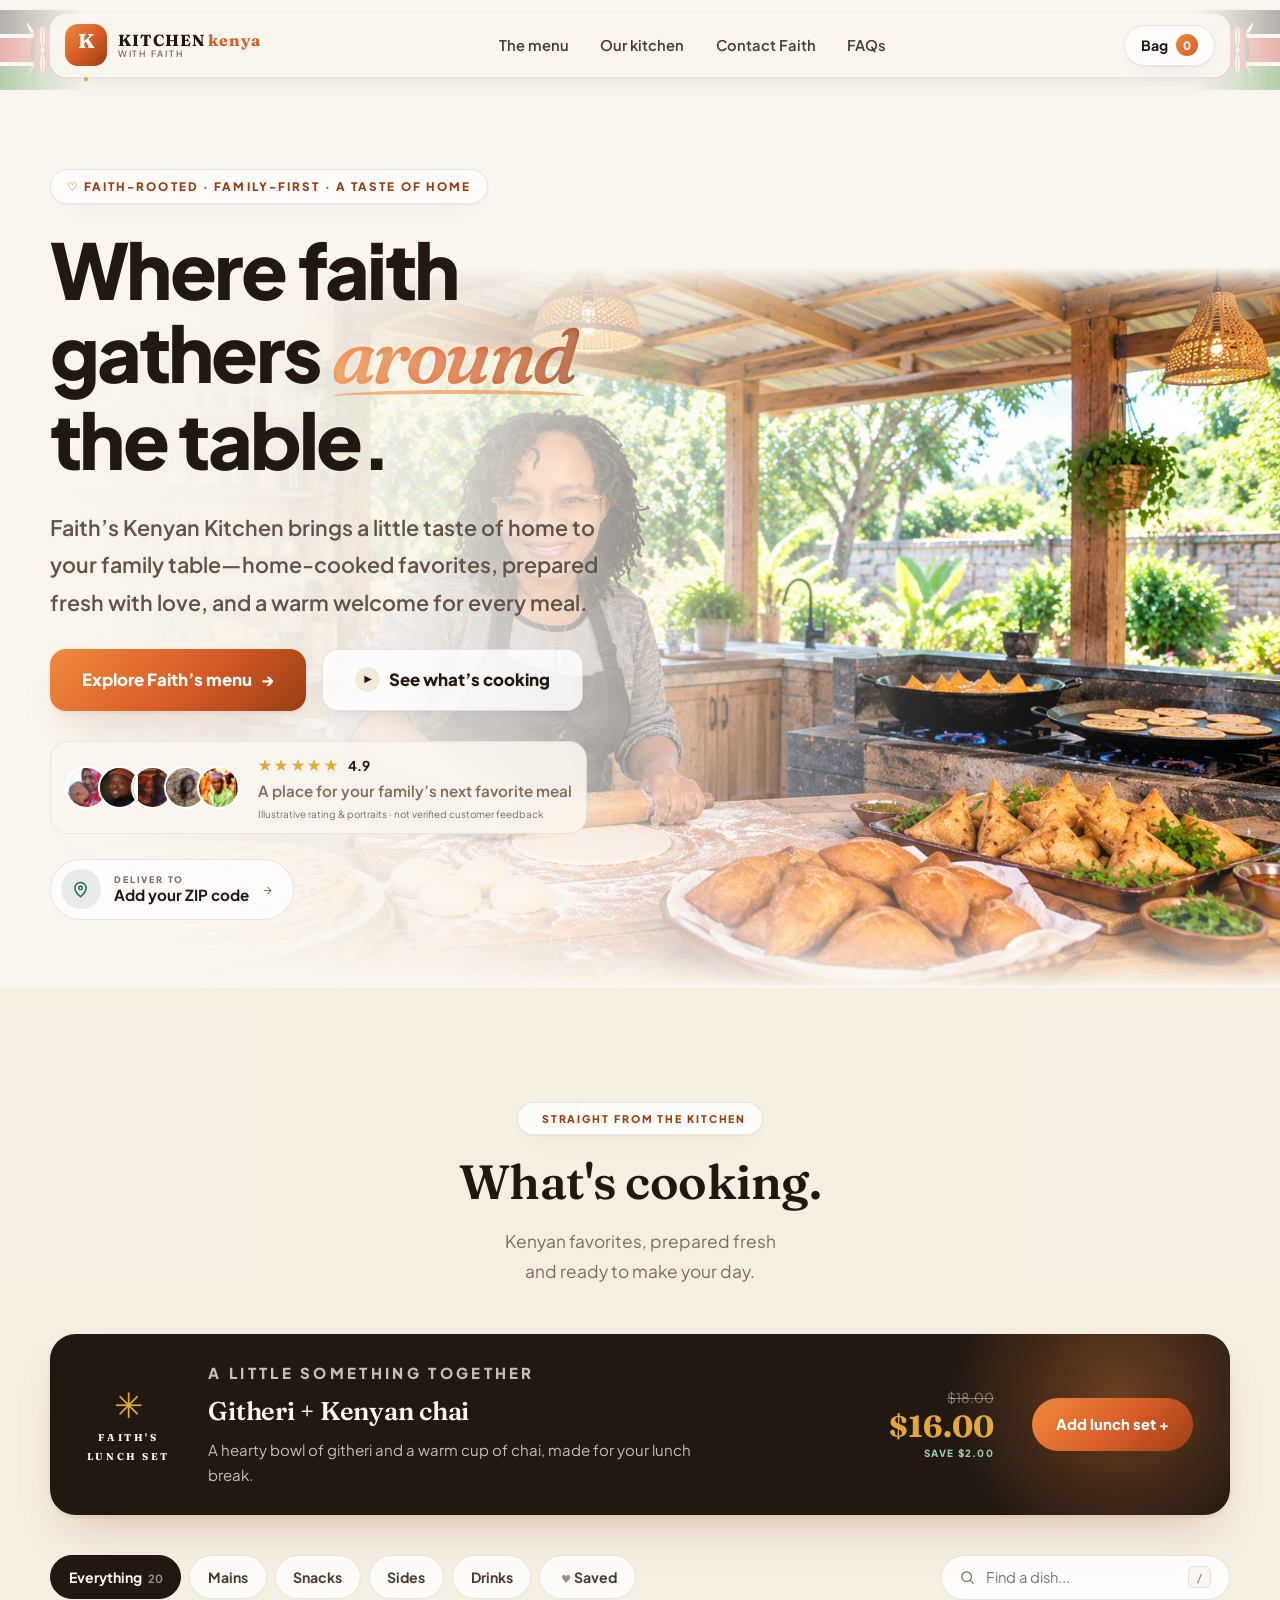
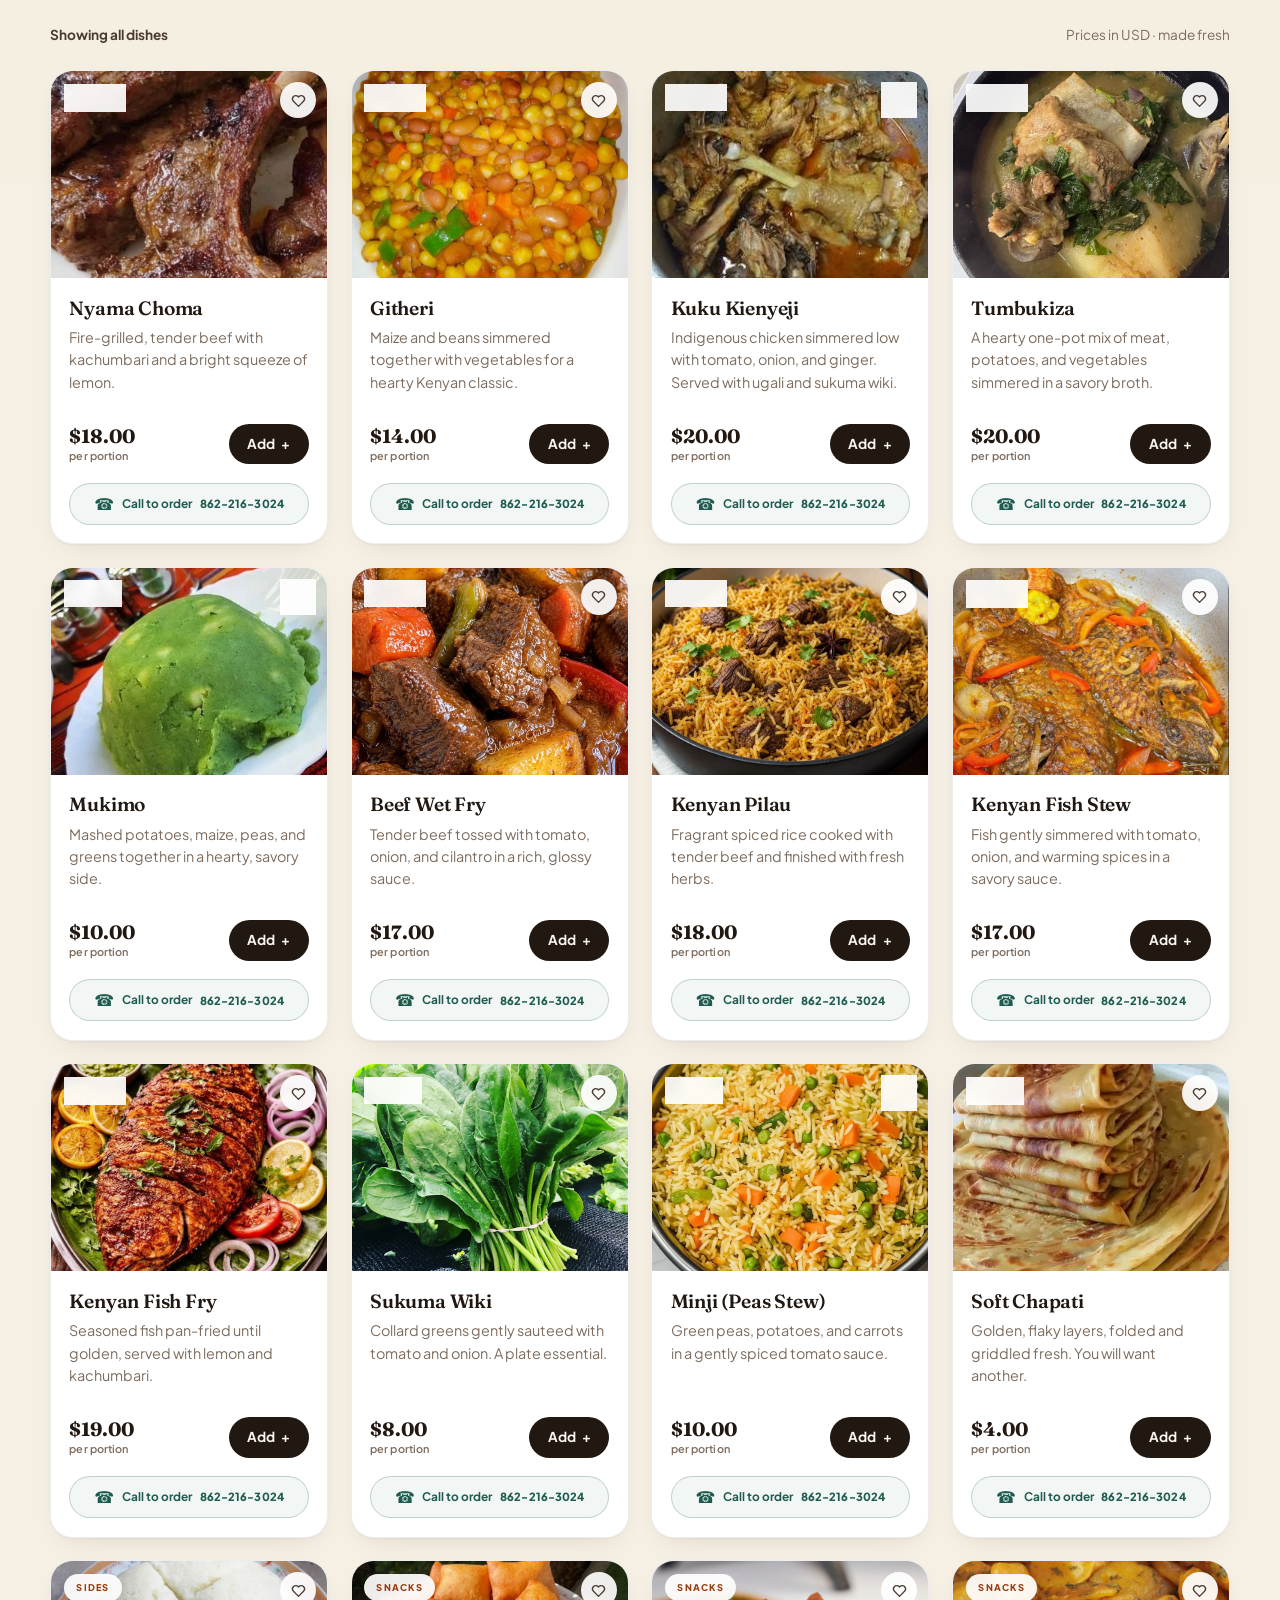
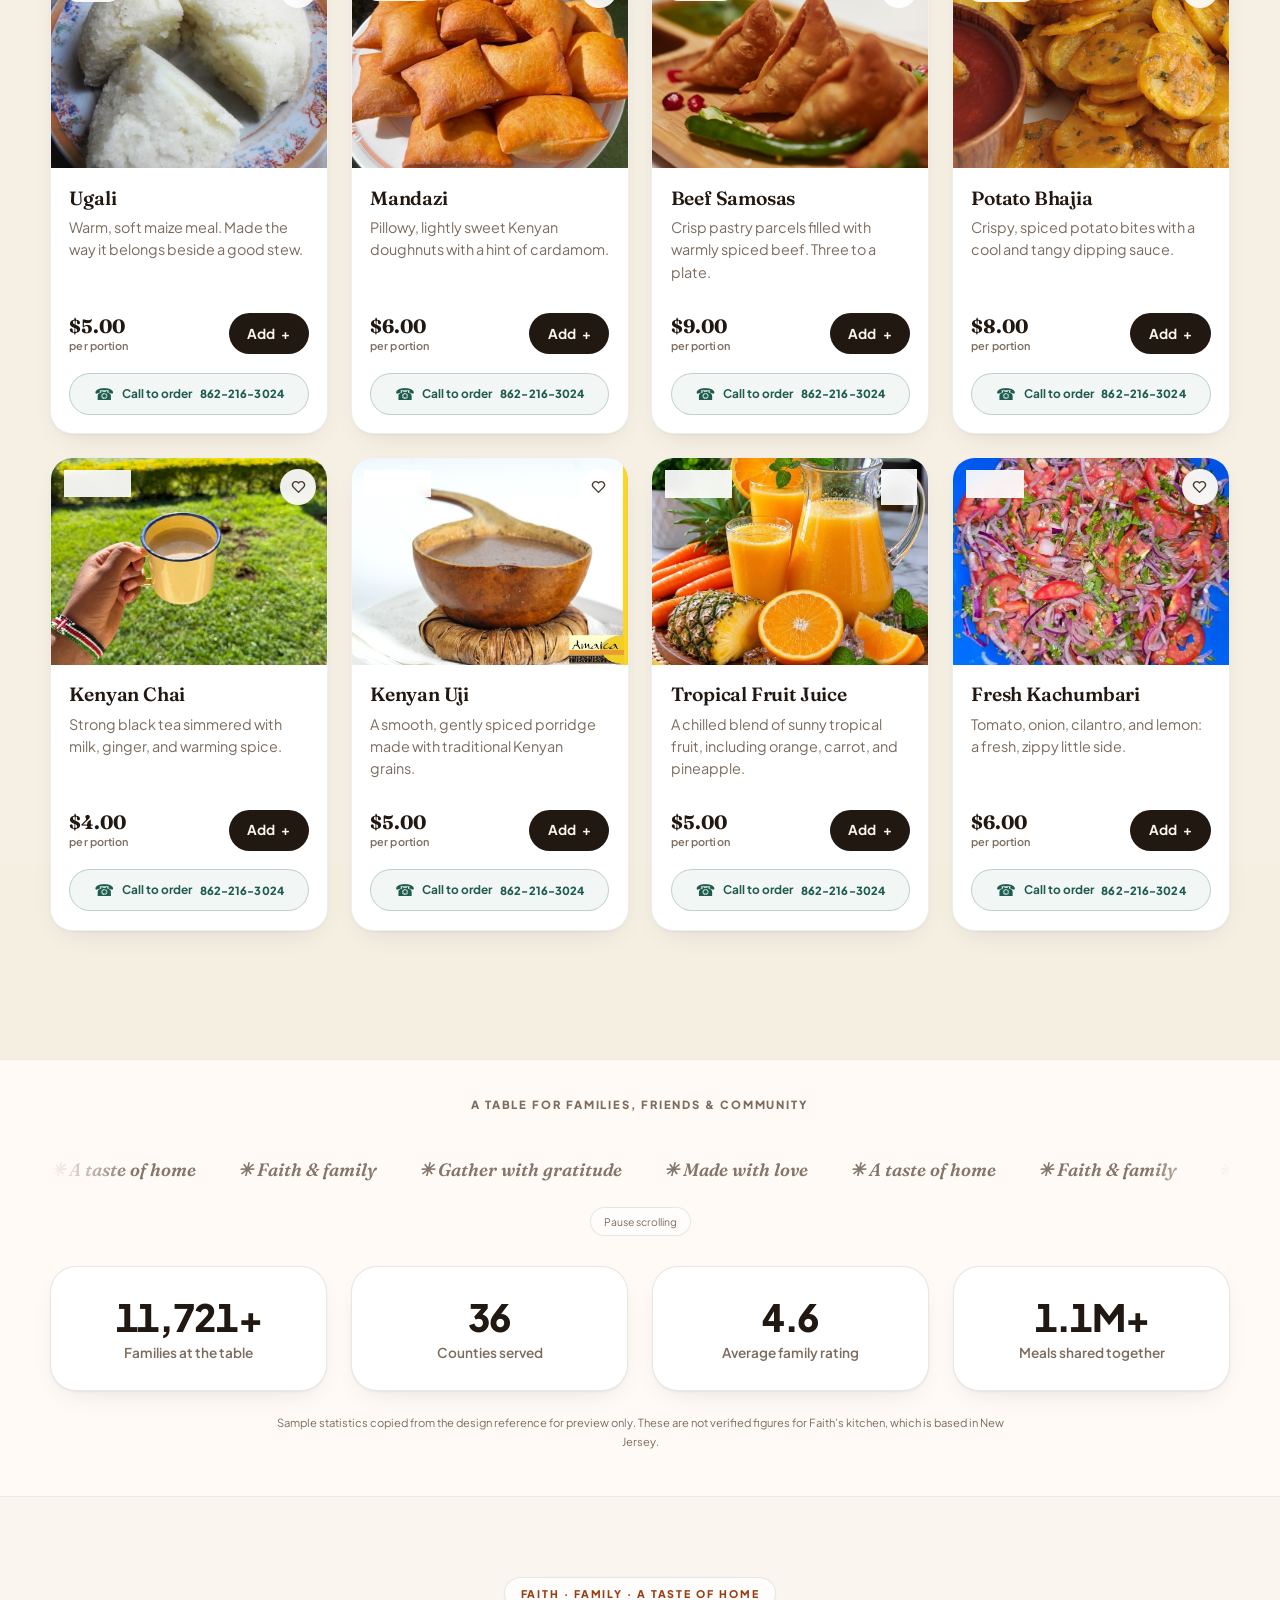
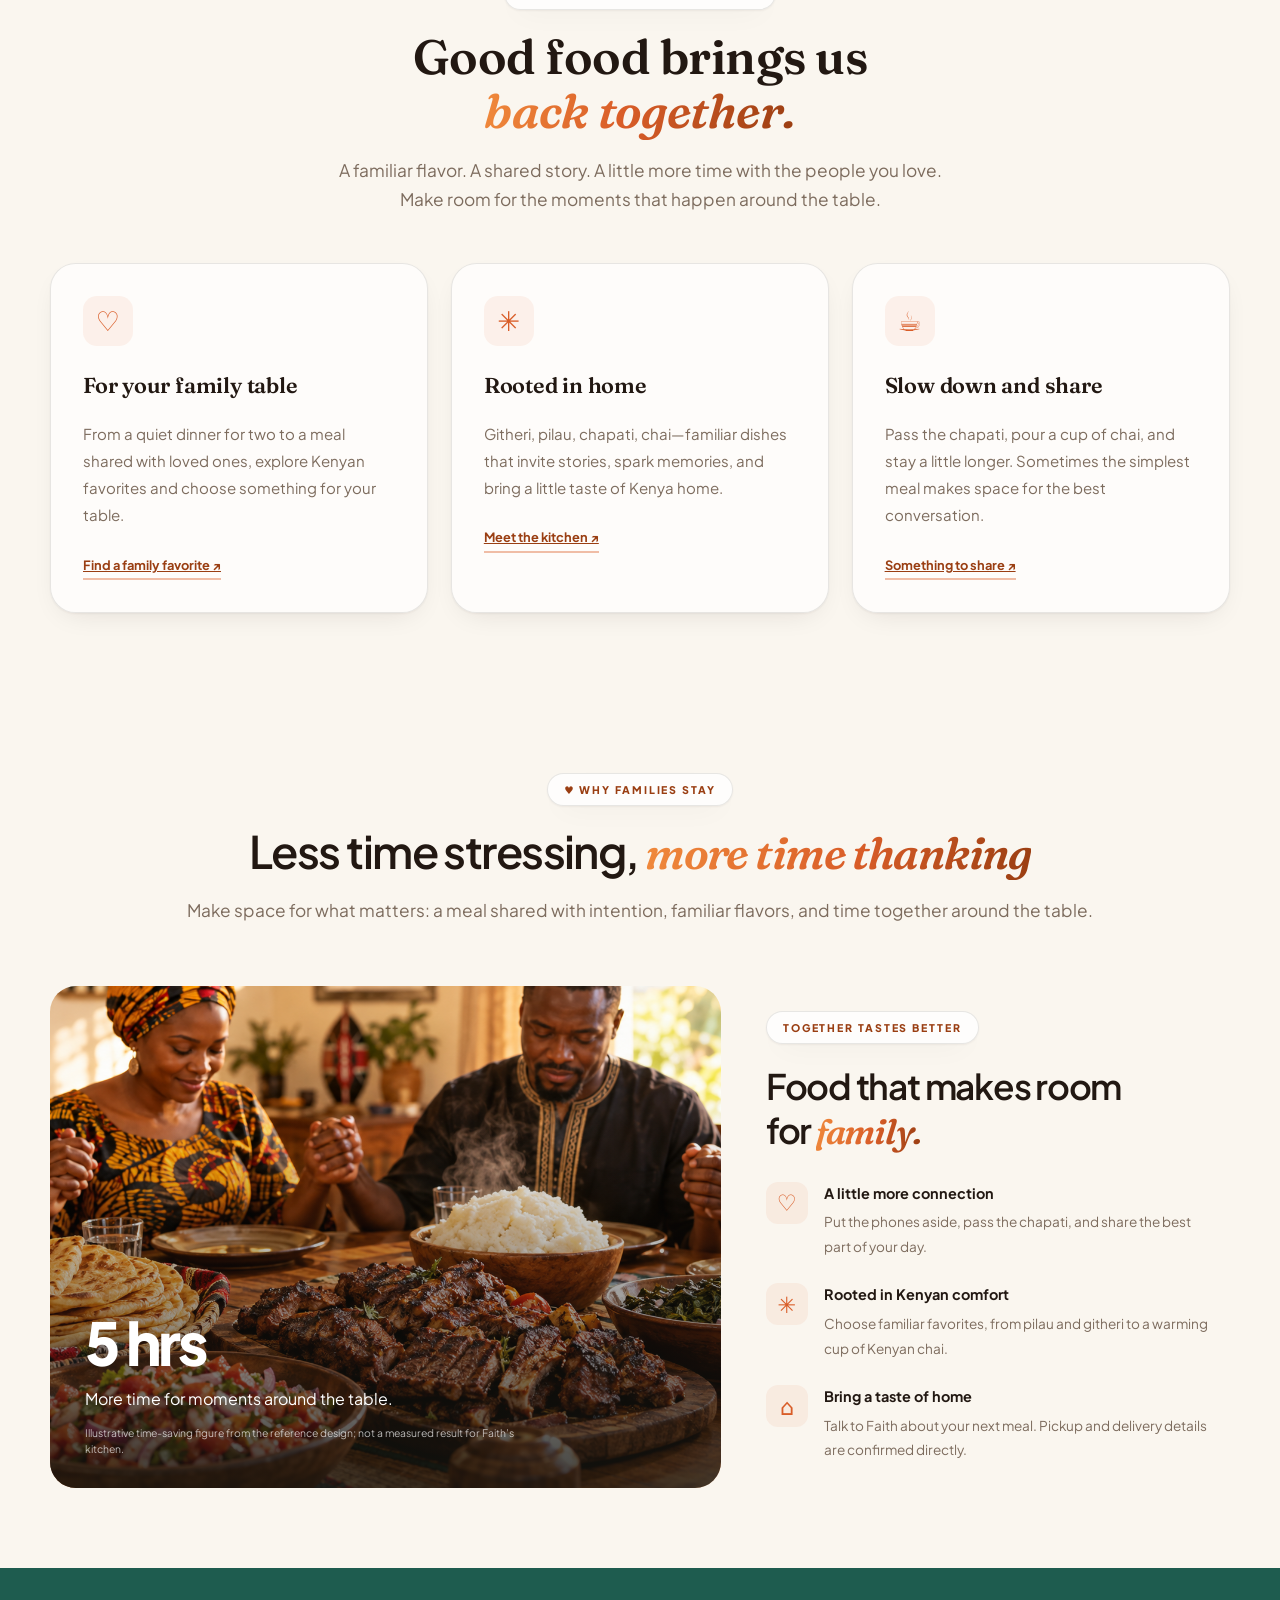
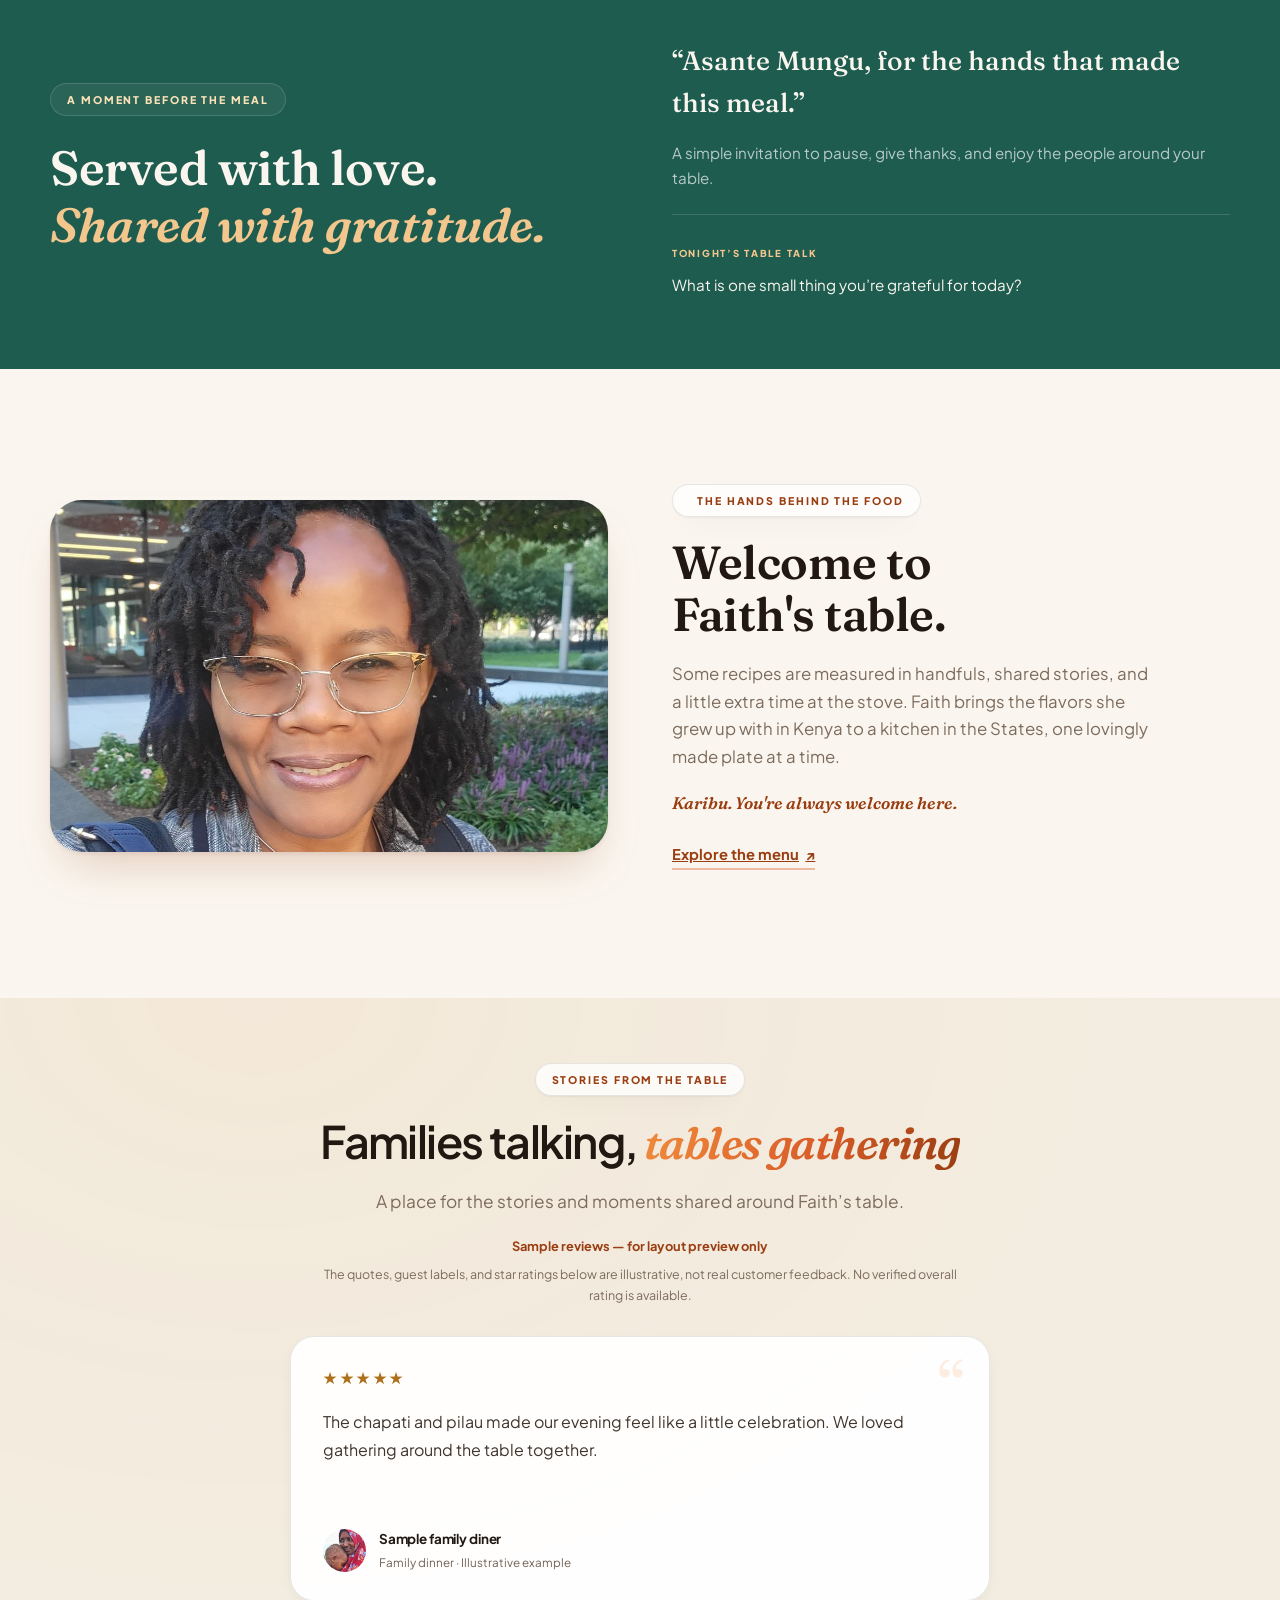
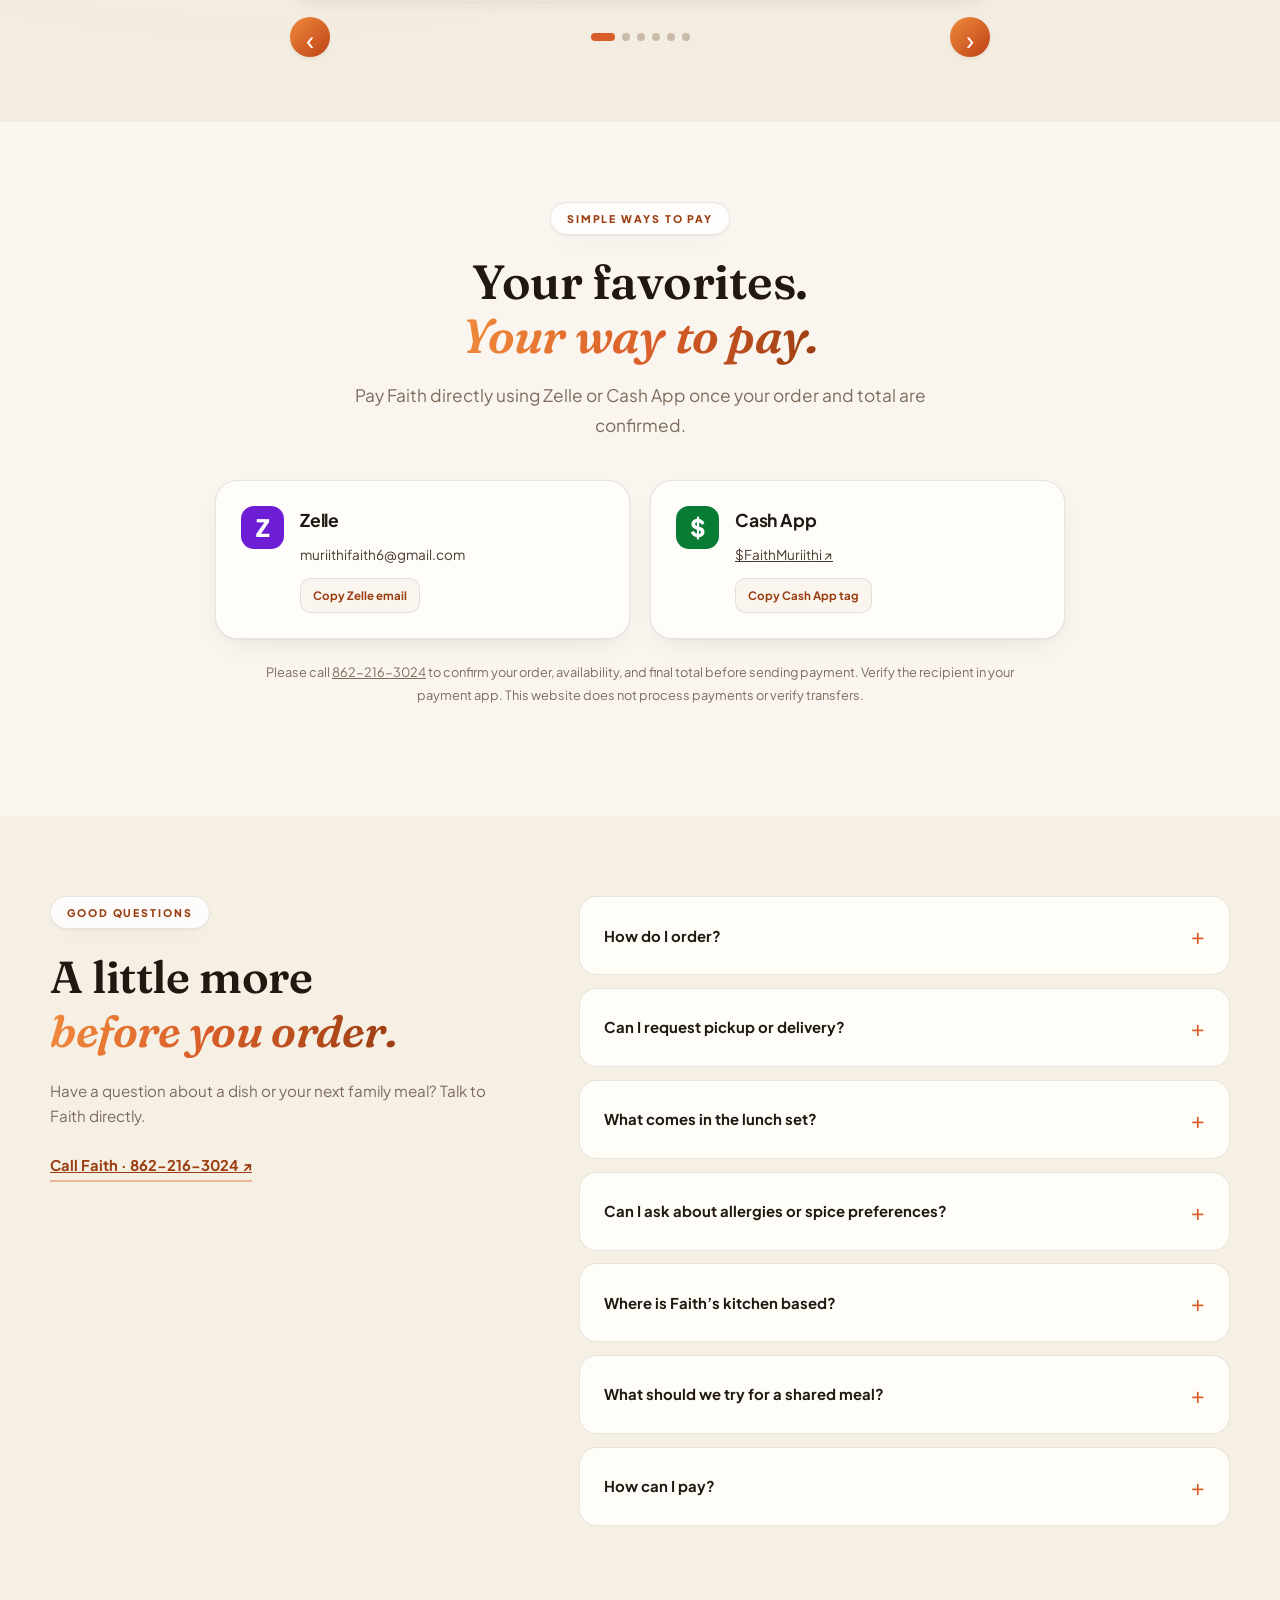
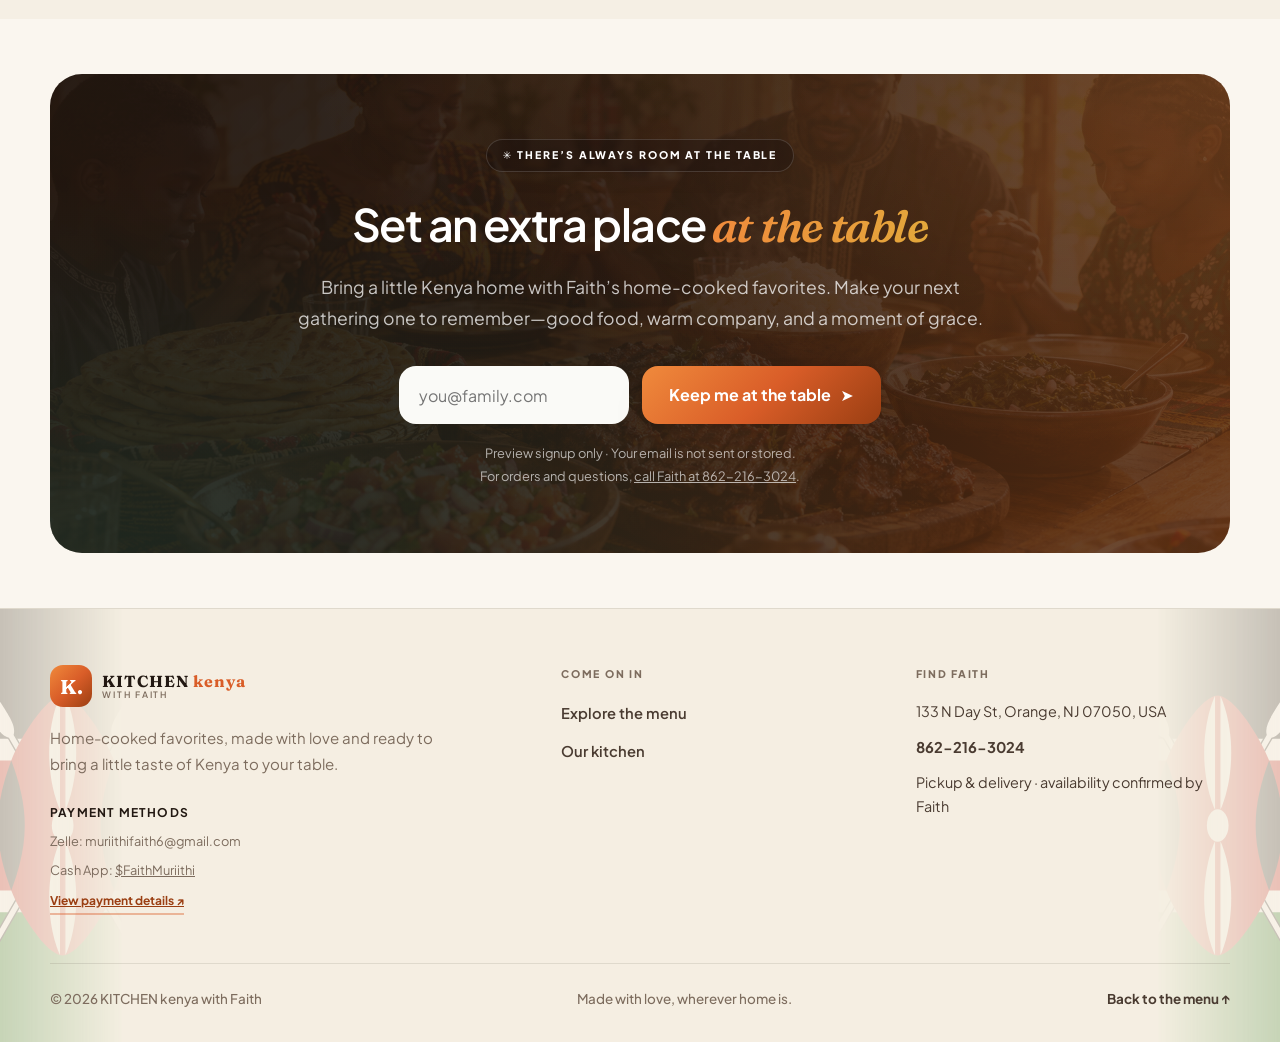
<file: index.html>
<!DOCTYPE html>

<html lang="en">
<head>
<meta charset="utf-8"/>
<meta content="width=device-width, initial-scale=1" name="viewport"/>
<meta content="#f6f2e9" name="theme-color"/>
<meta content="Discover Kenyan home cooking by Faith. Browse the menu, find your favorite, and place an order request." name="description"/>
<title>KITCHEN kenya with Faith | A taste of home</title>
<script defer="" src="script.js"></script>
<link href="fonts.css" rel="stylesheet"/><link href="styles.css" rel="stylesheet"/><link href="reference-sections.css" rel="stylesheet"/></head>
<body>
<header class="navbar kenya-edge-accent"><div class="container"><div class="nav-inner"><a class="brand" href="#home"><span class="brand-mark">K<span>.</span></span><span class="brand-name">KITCHEN <span>kenya</span><small>with Faith</small></span></a><nav aria-label="Main navigation" class="nav-links"><a href="#menu">The menu</a><a href="#story">Our kitchen</a><a href="#contact">Contact Faith</a><a href="#questions">FAQs</a></nav><div class="nav-actions"><button aria-label="Open shopping bag" class="cart-button" id="open-cart">Bag <span class="cart-count" id="cart-count">0</span></button><button aria-controls="mobile-menu" aria-expanded="false" aria-label="Open menu" class="menu-toggle" id="menu-toggle">☰</button></div></div></div><div class="mobile-menu" id="mobile-menu"><div class="container"><nav><a href="#menu">The menu</a><a href="#story">Our kitchen</a><a href="#contact">Contact Faith</a><a href="#questions">FAQs</a></nav></div></div><span aria-hidden="true" class="kenya-flag-edge kenya-flag-left"></span><span aria-hidden="true" class="kenya-flag-edge kenya-flag-right"></span></header>
<main id="home">
<section aria-labelledby="hero-title" class="hero reference-hero"><div class="container reference-hero-inner portrait-hero-layout"><div class="portrait-hero-copy"><p class="eyebrow-pill">♡ Faith-rooted · Family-first · A taste of home</p><h1>Where faith gathers <em class="reference-italic">around</em> the table.</h1><p class="reference-hero-sub">Faith’s Kenyan Kitchen brings a little taste of home to your family table—home-cooked favorites, prepared fresh with love, and a warm welcome for every meal.</p><div class="reference-actions"><a class="btn btn-primary btn-lg sheen" href="#menu">Explore Faith’s menu <span>→</span></a><a class="btn btn-ghost btn-lg" href="#menu"><span class="play-dot">▶</span> See what’s cooking</a></div><div class="reference-proof"><div class="reference-avatars"><img alt="Illustrative family portrait" src="assets/guest-0.jpg"/><img alt="Illustrative family portrait" src="assets/guest-1.jpg"/><img alt="Illustrative family portrait" src="assets/guest-2.jpg"/><img alt="Illustrative family portrait" src="assets/guest-3.jpg"/><img alt="Illustrative family portrait" src="assets/guest-4.jpg"/></div><div><div class="reference-stars">★★★★★ <strong>4.9</strong></div><p>A place for your family’s next favorite meal</p><small>Illustrative rating &amp; portraits · not verified customer feedback</small></div></div><div class="reference-delivery"><button class="delivery-prompt" id="hero-open-area" type="button">
<span aria-hidden="true" class="delivery-pin"><svg fill="none" viewbox="0 0 24 24"><path d="M19 10.1c0 5.2-7 11-7 11s-7-5.8-7-11a7 7 0 1 1 14 0Z" stroke="currentColor" stroke-width="1.8"></path><circle cx="12" cy="10" r="2.2" stroke="currentColor" stroke-width="1.8"></circle></svg></span>
<span class="delivery-copy"><small>DELIVER TO</small><strong id="hero-area-label">Add your ZIP code</strong></span>
<span aria-hidden="true" class="delivery-arrow">→</span>
</button></div></div><div aria-hidden="true" class="portrait-hero-art"><img alt="" class="faith-cutout" decoding="async" fetchpriority="high" src="assets/garden-kitchen-chapati-feast.jpg"/></div></div></section><section aria-labelledby="menu-title" class="menu-section" id="menu"><div class="container">
<div class="section-head">
<div><p class="eyebrow-pill"><span class="eyebrow-line"></span> Straight from the kitchen</p><h2 id="menu-title">What's cooking<span class="heading-period">.</span></h2></div>
<p class="section-sub">Kenyan favorites, prepared fresh<br/>and ready to make your day.</p>
</div>
<div class="combo-banner">
<div aria-hidden="true" class="combo-art"><span>✳</span><span>FAITH'S<br/>LUNCH SET</span></div>
<div class="combo-copy"><p class="combo-kicker">A little something together</p><h3>Githeri + Kenyan chai</h3><p>A hearty bowl of githeri and a warm cup of chai, made for your lunch break.</p></div>
<div class="combo-price"><span class="old-price">$18.00</span><strong>$16.00</strong><small>Save $2.00</small></div>
<button class="combo-add" id="add-combo" type="button">Add lunch set <span aria-hidden="true">+</span></button>
</div>
<div class="menu-controls">
<div aria-label="Filter dishes by category" class="category-list" id="category-list" role="group">
<button class="category-button is-active" data-category="All" type="button">Everything <span id="dish-count">18</span></button>
<button class="category-button" data-category="Mains" type="button">Mains</button>
<button class="category-button" data-category="Snacks" type="button">Snacks</button>
<button class="category-button" data-category="Sides" type="button">Sides</button>
<button class="category-button" data-category="Drinks" type="button">Drinks</button>
<button class="category-button saved-filter" data-category="Saved" type="button"><span aria-hidden="true">♥</span> Saved</button>
</div>
<label class="search-box">
<svg aria-hidden="true" fill="none" viewbox="0 0 24 24"><circle cx="10.8" cy="10.8" r="6.8" stroke="currentColor" stroke-width="1.7"></circle><path d="m16 16 4.2 4.2" stroke="currentColor" stroke-linecap="round" stroke-width="1.7"></path></svg>
<input aria-label="Search dishes" id="menu-search" placeholder="Find a dish..." type="search"/>
<kbd>/</kbd>
</label>
</div>
<div class="results-line"><p aria-live="polite" id="results-count">Showing all dishes</p><span>Prices in USD <span aria-hidden="true">·</span> made fresh</span></div>
<div class="menu-grid" id="menu-grid"></div>
<p class="empty-state" hidden="" id="empty-state">No dishes found. Try another name or category.</p>
</div></section><section class="reference-social"><div class="container"><p class="reference-trust-title">A TABLE FOR FAMILIES, FRIENDS &amp; COMMUNITY</p><div aria-hidden="true" class="reference-marquee animated-marquee"><div class="marquee-track"><div class="marquee-group"><span>✳ A taste of home</span><span>✳ Faith &amp; family</span><span>✳ Gather with gratitude</span><span>✳ Made with love</span><span>✳ A taste of home</span><span>✳ Faith &amp; family</span><span>✳ Gather with gratitude</span><span>✳ Made with love</span></div><div aria-hidden="true" class="marquee-group"><span>✳ A taste of home</span><span>✳ Faith &amp; family</span><span>✳ Gather with gratitude</span><span>✳ Made with love</span><span>✳ A taste of home</span><span>✳ Faith &amp; family</span><span>✳ Gather with gratitude</span><span>✳ Made with love</span></div></div></div><button aria-pressed="false" class="marquee-control" type="button">Pause scrolling</button><div class="reference-stats"><article><strong aria-label="12,400+" data-count-decimals="0" data-count-suffix="+" data-count-target="12400">12,400+</strong><span>Families at the table</span></article><article><strong aria-label="38" data-count-decimals="0" data-count-suffix="" data-count-target="38">38</strong><span>Counties served</span></article><article><strong aria-label="4.9" data-count-decimals="1" data-count-suffix="" data-count-target="4.9">4.9</strong><span>Average family rating</span></article><article><strong aria-label="1.2M+" data-count-decimals="1" data-count-suffix="M+" data-count-target="1.2">1.2M+</strong><span>Meals shared together</span></article></div><p class="reference-demo-note">Sample statistics copied from the design reference for preview only. These are not verified figures for Faith’s kitchen, which is based in New Jersey.</p></div></section>
<section aria-labelledby="gather-title" class="gather-section"><div class="container"><div class="section-head"><p class="eyebrow-pill">Faith · Family · A taste of home</p><h2 id="gather-title">Good food brings us<br/><em class="grad-italic">back together.</em></h2><p class="section-sub">A familiar flavor. A shared story. A little more time with the people you love. Make room for the moments that happen around the table.</p></div><div class="gather-grid"><article class="gather-card"><span aria-hidden="true" class="gather-icon">♡</span><h3>For your family table</h3><p>From a quiet dinner for two to a meal shared with loved ones, explore Kenyan favorites and choose something for your table.</p><a class="text-button" href="#menu">Find a family favorite ↗</a></article><article class="gather-card"><span aria-hidden="true" class="gather-icon">✳</span><h3>Rooted in home</h3><p>Githeri, pilau, chapati, chai—familiar dishes that invite stories, spark memories, and bring a little taste of Kenya home.</p><a class="text-button" href="#story">Meet the kitchen ↗</a></article><article class="gather-card"><span aria-hidden="true" class="gather-icon">☕</span><h3>Slow down and share</h3><p>Pass the chapati, pour a cup of chai, and stay a little longer. Sometimes the simplest meal makes space for the best conversation.</p><a class="text-button" href="#menu">Something to share ↗</a></article></div></div></section>
<section class="reference-benefits"><div class="container"><div class="section-head benefit-reveal"><p class="eyebrow-pill">♥ Why families stay</p><h2>Less time stressing, <em class="reference-italic">more time thanking</em></h2><p class="section-sub">Make space for what matters: a meal shared with intention, familiar flavors, and time together around the table.</p></div><div class="benefit-layout"><figure class="benefit-image benefit-reveal"><img alt="A Kenyan family giving thanks around a table of Kenyan food" loading="lazy" src="assets/family-table.png"/><figcaption><strong aria-label="6 hours, illustrative time-saving figure" data-count-decimals="0" data-count-suffix=" hrs" data-count-target="6">6 hrs</strong><p>More time for moments around the table.</p><small>Illustrative time-saving figure from the reference design; not a measured result for Faith’s kitchen.</small></figcaption></figure><div class="benefit-copy benefit-reveal"><p class="eyebrow-pill">Together tastes better</p><h3>Food that makes room<br/>for <em class="reference-italic">family.</em></h3><article><span>♡</span><div><h4>A little more connection</h4><p>Put the phones aside, pass the chapati, and share the best part of your day.</p></div></article><article><span>✳</span><div><h4>Rooted in Kenyan comfort</h4><p>Choose familiar favorites, from pilau and githeri to a warming cup of Kenyan chai.</p></div></article><article><span>⌂</span><div><h4>Bring a taste of home</h4><p>Talk to Faith about your next meal. Pickup and delivery details are confirmed directly.</p></div></article></div></div></div></section><section aria-labelledby="grace-title" class="grace-section"><div class="container grace-panel"><div><p class="eyebrow-pill">A moment before the meal</p><h2 id="grace-title">Served with love.<br/><em>Shared with gratitude.</em></h2></div><div class="grace-copy"><blockquote>“Asante Mungu, for the hands that made this meal.”</blockquote><p>A simple invitation to pause, give thanks, and enjoy the people around your table.</p><div class="table-prompt"><span>TONIGHT’S TABLE TALK</span><p>What is one small thing you’re grateful for today?</p></div></div></div></section><section aria-labelledby="story-title" class="story-section" id="story"><div class="container story-grid">
<div class="story-image"><img alt="Faith, the home cook behind Kitchen Kenya with Faith" src="assets/faith-story.jpg" style="object-position: center 36%;"/></div>
<div class="story-copy"><p class="eyebrow-pill"><span class="eyebrow-line"></span> The hands behind the food</p><h2 id="story-title">Welcome to<br/>Faith's table.</h2><p>Some recipes are measured in handfuls, shared stories, and a little extra time at the stove. Faith brings the flavors she grew up with in Kenya to a kitchen in the States, one lovingly made plate at a time.</p><p class="story-signature">Karibu. You're always welcome here.</p><a class="text-button" href="#menu">Explore the menu <span aria-hidden="true">↗</span></a></div>
</div></section>
<section aria-labelledby="reviews-title" class="reviews-section reference-reviews" id="testimonials"><div class="container"><div class="section-head"><p class="eyebrow-pill">Stories from the table</p><h2 id="reviews-title">Families talking, <em class="reference-italic">tables gathering</em></h2><p class="section-sub">A place for the stories and moments shared around Faith’s table.</p></div><div class="review-disclosure"><strong>Sample reviews — for layout preview only</strong><p>The quotes, guest labels, and star ratings below are illustrative, not real customer feedback. No verified overall rating is available.</p></div><div class="reviews-grid"><article class="review-card reference-review-slide active"><div aria-label="Illustrative five-star rating" class="review-stars">★★★★★ <small>Sample rating</small></div><span aria-hidden="true" class="review-quote-mark">“</span><blockquote>The chapati and pilau made our evening feel like a little celebration. We loved gathering around the table together.</blockquote><div class="review-person"><span aria-hidden="true" class="review-avatar"><img alt="Illustrative portrait" src="assets/guest-0.jpg"/></span><div><h3>Sample family diner</h3><p>Family dinner · Illustrative example</p></div></div></article><article class="review-card reference-review-slide"><div aria-label="Illustrative five-star rating" class="review-stars">★★★★★ <small>Sample rating</small></div><span aria-hidden="true" class="review-quote-mark">“</span><blockquote>A warm bowl of githeri and a cup of chai—simple, comforting flavors that made a busy day feel a little slower.</blockquote><div class="review-person"><span aria-hidden="true" class="review-avatar"><img alt="Illustrative portrait" src="assets/guest-1.jpg"/></span><div><h3>Sample lunch guest</h3><p>A comforting lunch · Illustrative example</p></div></div></article><article class="review-card reference-review-slide"><div aria-label="Illustrative five-star rating" class="review-stars">★★★★★ <small>Sample rating</small></div><span aria-hidden="true" class="review-quote-mark">“</span><blockquote>The familiar Kenyan flavors brought back such lovely memories. Sharing the meal was the best part of our weekend.</blockquote><div class="review-person"><span aria-hidden="true" class="review-avatar"><img alt="Illustrative portrait" src="assets/guest-2.jpg"/></span><div><h3>Sample returning guest</h3><p>A taste of home · Illustrative example</p></div></div></article><article aria-hidden="true" class="review-card reference-review-slide"><div aria-label="Illustrative five-star rating" class="review-stars">★★★★★ <small>Sample rating</small></div><span aria-hidden="true" class="review-quote-mark">“</span><blockquote>Passing chapati around the table made our weekend dinner feel extra special. Simple food, good conversation, and everyone together.</blockquote><div class="review-person"><span aria-hidden="true" class="review-avatar"><img alt="Illustrative portrait" src="assets/guest-3.jpg"/></span><div><h3>Sample family host</h3><p>Sharing a weekend meal · Illustrative example</p></div></div></article><article aria-hidden="true" class="review-card reference-review-slide"><div aria-label="Illustrative five-star rating" class="review-stars">★★★★★ <small>Sample rating</small></div><span aria-hidden="true" class="review-quote-mark">“</span><blockquote>A cup of Kenyan chai and a few mandazi made the perfect excuse to sit down, catch up, and enjoy a little time together.</blockquote><div class="review-person"><span aria-hidden="true" class="review-avatar"><img alt="Illustrative portrait" src="assets/guest-4.jpg"/></span><div><h3>Sample chai guest</h3><p>A moment to slow down · Illustrative example</p></div></div></article><article aria-hidden="true" class="review-card reference-review-slide"><div aria-label="Illustrative five-star rating" class="review-stars">★★★★★ <small>Sample rating</small></div><span aria-hidden="true" class="review-quote-mark">“</span><blockquote>Pilau and kachumbari are the flavors I think of when I think of home. This is the kind of meal I love sharing with family.</blockquote><div class="review-person"><span aria-hidden="true" class="review-avatar"><img alt="Illustrative portrait" src="assets/guest-0.jpg"/></span><div><h3>Sample home-food lover</h3><p>Familiar flavors · Illustrative example</p></div></div></article></div><div class="review-carousel-controls"><button aria-label="Previous sample review" class="reference-next" id="previous-review" type="button">‹</button><div aria-label="Select sample review" class="review-dots"><button aria-label="Show sample review 1" aria-pressed="true" data-review-index="0" type="button"></button><button aria-label="Show sample review 2" aria-pressed="false" data-review-index="1" type="button"></button><button aria-label="Show sample review 3" aria-pressed="false" data-review-index="2" type="button"></button><button aria-label="Show sample review 4" aria-pressed="false" data-review-index="3" type="button"></button><button aria-label="Show sample review 5" aria-pressed="false" data-review-index="4" type="button"></button><button aria-label="Show sample review 6" aria-pressed="false" data-review-index="5" type="button"></button></div><button aria-label="Next sample review" class="reference-next" id="next-review" type="button">›</button></div><p aria-live="polite" class="sr-only" id="review-position">Sample review 1 of 6</p></div></section><section aria-labelledby="payments-title" class="payments-section" id="payments"><div class="container"><div class="section-head"><p class="eyebrow-pill">Simple ways to pay</p><h2 id="payments-title">Your favorites.<br/><em class="reference-italic">Your way to pay.</em></h2><p class="section-sub">Pay Faith directly using Zelle or Cash App once your order and total are confirmed.</p></div><div class="payment-methods"><article class="payment-method"><span aria-hidden="true" class="payment-badge zelle-badge">Z</span><div><h3>Zelle</h3><p class="payment-handle">muriithifaith6@gmail.com</p><button class="payment-copy" data-copy-payment="muriithifaith6@gmail.com" type="button">Copy Zelle email</button></div></article><article class="payment-method"><span aria-hidden="true" class="payment-badge cashapp-badge">$</span><div><h3>Cash App</h3><a class="payment-handle" href="https://cash.app/$FaithMuriithi" rel="noopener noreferrer" target="_blank">$FaithMuriithi ↗</a><button class="payment-copy" data-copy-payment="$FaithMuriithi" type="button">Copy Cash App tag</button></div></article></div><p class="payment-note">Please call <a href="tel:+18622163024">862-216-3024</a> to confirm your order, availability, and final total before sending payment. Verify the recipient in your payment app. This website does not process payments or verify transfers.</p><p aria-live="polite" class="payment-status"></p></div></section><section aria-labelledby="faq-title" class="faq-section" id="questions"><div class="container faq-layout"><div><p class="eyebrow-pill">Good questions</p><h2 id="faq-title">A little more<br/><em class="grad-italic">before you order.</em></h2><p>Have a question about a dish or your next family meal? Talk to Faith directly.</p><a class="text-button" href="tel:+18622163024">Call Faith · 862-216-3024 ↗</a></div><div class="faq-list"><details><summary>How do I order?<span aria-hidden="true">+</span></summary><p>Explore the menu, add your favorites to your bag, and review your choices. The website’s checkout is a local demo and does not send an order or take payment. For a real order, call Faith at 862-216-3024 to confirm availability and details.</p></details><details><summary>Can I request pickup or delivery?<span aria-hidden="true">+</span></summary><p>You can select pickup or delivery in the order form and save your US ZIP code. Faith confirms delivery availability, timing, and pickup arrangements directly. Entering a ZIP code does not guarantee delivery coverage.</p></details><details><summary>What comes in the lunch set?<span aria-hidden="true">+</span></summary><p>The lunch set pairs githeri with Kenyan chai for $16.00—a $2.00 saving on their combined regular price of $18.00. Add it to your bag from the menu’s lunch-set banner.</p></details><details><summary>Can I ask about allergies or spice preferences?<span aria-hidden="true">+</span></summary><p>Please discuss allergies, ingredients, and dietary requirements directly with Faith before ordering. The demo form also has a notes field, but it does not send your request. Suitability and substitutions must be confirmed with Faith.</p></details><details><summary>Where is Faith’s kitchen based?<span aria-hidden="true">+</span></summary><p>Faith’s kitchen is listed at 133 N Day St, Orange, NJ 07050, USA. Call 862-216-3024 to confirm availability and make arrangements before visiting.</p></details><details><summary>What should we try for a shared meal?<span aria-hidden="true">+</span></summary><p>Explore the menu together: nyama choma with kachumbari, pilau, or a stew paired with chapati or ugali. Finish with Kenyan chai and mandazi. Ask Faith to confirm portions and quantities for your group.</p></details><details><summary>How can I pay?<span aria-hidden="true">+</span></summary><p>After Faith confirms your order and final total, you can pay using Zelle to muriithifaith6@gmail.com or Cash App to $FaithMuriithi. Confirm the recipient in your app before paying. Payments happen outside this website; it does not process or verify transfers.</p></details></div></div></section><section class="gather-cta reference-signup"><div class="container"><div class="reference-signup-panel"><p class="eyebrow-pill">✳ There’s always room at the table</p><h2>Set an extra place <em class="reference-italic">at the table</em></h2><p>Bring a little Kenya home with Faith’s home-cooked favorites. Make your next gathering one to remember—good food, warm company, and a moment of grace.</p><form id="family-signup"><label class="sr-only" for="family-email">Email address</label><input autocomplete="email" id="family-email" name="email" placeholder="you@family.com" required="" type="email"/><button class="btn btn-primary btn-lg sheen" type="submit">Keep me at the table <span>➤</span></button></form><p id="family-signup-status" role="status"></p><small>Preview signup only · Your email is not sent or stored.<br/>For orders and questions, <a href="tel:+18622163024">call Faith at 862-216-3024</a>.</small></div></div></section></main>
<footer class="site-footer kenya-edge-accent" id="contact"><div class="container"><div class="footer-grid"><div class="footer-brand-col"><a class="brand" href="#home"><span class="brand-mark">K.</span><span class="brand-name">KITCHEN <span>kenya</span><small>with Faith</small></span></a><p class="footer-tag">Home-cooked favorites, made with love and ready to bring a little taste of Kenya to your table.</p><div class="footer-payment-info"><strong>Payment methods</strong><p>Zelle: <span>muriithifaith6@gmail.com</span></p><p>Cash App: <a href="https://cash.app/$FaithMuriithi" rel="noopener noreferrer" target="_blank">$FaithMuriithi</a></p><a class="text-button" href="#payments">View payment details ↗</a></div></div><div class="footer-col"><h3>Come on in</h3><ul><li><a href="#menu">Explore the menu</a></li><li><a href="#story">Our kitchen</a></li></ul></div><div class="footer-col"><h3>Find Faith</h3><ul class="footer-contacts"><li>133 N Day St, Orange, NJ 07050, USA</li><li><a href="tel:+18622163024">862-216-3024</a></li><li>Pickup &amp; delivery · availability confirmed by Faith</li></ul></div></div><div class="footer-bottom"><span>© <span id="year"></span> KITCHEN kenya with Faith</span><span>Made with love, wherever home is.</span><a class="footer-back" href="#menu">Back to the menu ↑</a></div></div><span aria-hidden="true" class="kenya-flag-edge kenya-flag-left"></span><span aria-hidden="true" class="kenya-flag-edge kenya-flag-right"></span></footer>
<div class="overlay" hidden="" id="overlay"></div>
<aside aria-hidden="true" aria-labelledby="cart-title" aria-modal="true" class="cart-drawer" id="cart-drawer" inert="" role="dialog">
<div class="drawer-header"><div><p class="eyebrow-pill">A little something good</p><h2 id="cart-title">Your bag<span class="heading-period">.</span></h2></div><button aria-label="Close bag" class="icon-button" data-close="" type="button">×</button></div>
<div class="cart-items" id="cart-items"></div>
<div class="cart-empty" id="cart-empty"><span aria-hidden="true" class="empty-bowl">♡</span><h3>Your bag is hungry.</h3><p>There's something lovely on the menu.</p><button class="text-button" id="keep-browsing" type="button">Take a look <span aria-hidden="true">↗</span></button></div>
<div class="cart-footer" hidden="" id="cart-footer"><div class="subtotal-row"><span>Subtotal</span><strong id="cart-subtotal">$0.00</strong></div><div class="discount-row" hidden="" id="combo-discount-row"><span>Lunch set savings</span><strong id="combo-discount">−$0.00</strong></div><div class="total-row"><span>Estimated total</span><strong id="cart-total">$0.00</strong></div><p class="checkout-note">Faith confirms delivery or pickup details with you.</p><button class="btn btn-primary sheen checkout-button" id="checkout-button" type="button">Continue to order <span aria-hidden="true">→</span></button></div>
</aside>
<section aria-hidden="true" aria-labelledby="area-title" aria-modal="true" class="modal-shell area-modal" id="area-modal" inert="" role="dialog">
<div class="area-content"><button aria-label="Close delivery area form" class="icon-button modal-close" data-close="" type="button">×</button><span aria-hidden="true" class="area-icon">⌖</span><p class="eyebrow-pill">A quick check-in</p><h2 id="area-title">Where should Faith's food find you<span class="heading-period">?</span></h2><p>Enter your US ZIP code to keep it handy for checkout. Faith will confirm delivery availability directly.</p><form id="area-form"><label for="area-zip">Your ZIP code</label><div class="area-input-row"><input autocomplete="postal-code" id="area-zip" inputmode="numeric" name="zip" pattern="[0-9]{5}(-[0-9]{4})?" placeholder="e.g. 10001" required="" title="Enter a valid US ZIP code"/><button class="btn btn-primary sheen" type="submit">Save area <span aria-hidden="true">→</span></button></div></form><small class="area-disclaimer">ZIP is saved only in this browser. Delivery coverage is confirmed by Faith.</small></div>
</section>
<section aria-hidden="true" aria-labelledby="detail-title" aria-modal="true" class="modal-shell" id="detail-modal" inert="" role="dialog">
<button aria-label="Close dish details" class="icon-button modal-close" data-close="" type="button">×</button>
<div id="detail-content"></div>
</section>
<section aria-hidden="true" aria-labelledby="checkout-title" aria-modal="true" class="modal-shell checkout-modal" id="checkout-modal" inert="" role="dialog">
<div class="checkout-content"><button aria-label="Close order form" class="icon-button modal-close" data-close="" type="button">×</button>
<p class="eyebrow-pill">Just a few details</p><h2 id="checkout-title">Let's make it yours<span class="heading-period">.</span></h2>
<p class="checkout-intro">Review your order request details below. This is a local demo; call Faith at 862-216-3024 to place and confirm a real order.</p>
<div class="checkout-payments"><h3>Payment methods</h3><div class="payment-methods"><article class="payment-method"><span aria-hidden="true" class="payment-badge zelle-badge">Z</span><div><h3>Zelle</h3><p class="payment-handle">muriithifaith6@gmail.com</p><button class="payment-copy" data-copy-payment="muriithifaith6@gmail.com" type="button">Copy Zelle email</button></div></article><article class="payment-method"><span aria-hidden="true" class="payment-badge cashapp-badge">$</span><div><h3>Cash App</h3><a class="payment-handle" href="https://cash.app/$FaithMuriithi" rel="noopener noreferrer" target="_blank">$FaithMuriithi ↗</a><button class="payment-copy" data-copy-payment="$FaithMuriithi" type="button">Copy Cash App tag</button></div></article></div><p class="payment-note">Confirm your order and final total with Faith before paying. This demo form does not send orders, process payments, or confirm transfers.</p><p aria-live="polite" class="payment-status"></p></div><form id="order-form">
<label>Your name<input autocomplete="name" maxlength="80" name="name" placeholder="Name" required=""/></label>
<label>Email address<input autocomplete="email" maxlength="120" name="email" placeholder="you@example.com" required="" type="email"/></label>
<label>ZIP code<input autocomplete="postal-code" inputmode="numeric" name="zip" pattern="[0-9]{5}(-[0-9]{4})?" placeholder="Your ZIP code" required="" title="Enter a valid US ZIP code"/></label>
<label>Pickup or delivery<select name="fulfillment" required=""><option value="">Choose one</option><option>Pickup</option><option>Delivery (availability to be confirmed)</option></select></label>
<label class="full-field">A note for Faith <span class="optional">Optional</span><textarea maxlength="300" name="notes" placeholder="Allergies, spice preferences, or anything else..." rows="3"></textarea></label>
<div class="form-total"><span>Estimated total</span><strong id="checkout-subtotal">$0.00</strong></div>
<p class="demo-note">Demo only: this form saves the request in this browser. No order or payment is sent.</p>
<button class="btn btn-primary sheen checkout-button" type="submit">Save demo order request →</button>
</form>
</div>
</section>
<section aria-hidden="true" aria-labelledby="confirmation-title" aria-modal="true" class="modal-shell confirmation-modal" id="confirmation-modal" inert="" role="dialog">
<div class="confirmation-content"><button aria-label="Close confirmation" class="icon-button modal-close" data-close="" type="button">×</button><span aria-hidden="true" class="confirmation-mark">✓</span><p class="eyebrow-pill">Order request ready</p><h2 id="confirmation-title">Thank you, <span id="customer-name">friend</span><span class="heading-period">.</span></h2><p>Your request <strong id="order-number"></strong> is saved for this demo. Faith will confirm the details with you directly once a kitchen contact method is connected.</p><div class="confirmation-total"><span>Estimated subtotal</span><strong id="confirmation-total">$0.00</strong></div><button class="btn btn-primary sheen" id="done-button" type="button">Back to the menu <span aria-hidden="true">↗</span></button></div>
</section>
<div aria-live="polite" class="toast" id="toast" role="status"></div>
<button aria-label="Back to top" class="back-to-top" id="back-to-top">↑</button><svg aria-hidden="true" style="display:none"><symbol id="i-arrow" viewbox="0 0 24 24"><path d="M4 12h16m-6-6 6 6-6 6" fill="none" stroke="currentColor" stroke-width="2"></path></symbol></svg><script defer="True" src="reference-sections.js"></script></body>
</html>
</file>
<file: fonts.css>
@font-face {
  font-family: 'Fraunces';
  font-style: italic;
  font-weight: 600;
  font-display: swap;
  src: url(assets/reference-font-2.woff2) format('truetype');
}
@font-face {
  font-family: 'Fraunces';
  font-style: normal;
  font-weight: 500;
  font-display: swap;
  src: url(assets/reference-font-8.woff2) format('truetype');
}
@font-face {
  font-family: 'Fraunces';
  font-style: normal;
  font-weight: 600;
  font-display: swap;
  src: url(assets/reference-font-3.woff2) format('truetype');
}
@font-face {
  font-family: 'Fraunces';
  font-style: normal;
  font-weight: 700;
  font-display: swap;
  src: url(assets/reference-font-1.woff2) format('truetype');
}
@font-face {
  font-family: 'Plus Jakarta Sans';
  font-style: normal;
  font-weight: 400;
  font-display: swap;
  src: url(assets/reference-font-4.woff2) format('truetype');
}
@font-face {
  font-family: 'Plus Jakarta Sans';
  font-style: normal;
  font-weight: 500;
  font-display: swap;
  src: url(assets/reference-font-5.woff2) format('truetype');
}
@font-face {
  font-family: 'Plus Jakarta Sans';
  font-style: normal;
  font-weight: 600;
  font-display: swap;
  src: url(assets/reference-font-0.woff2) format('truetype');
}
@font-face {
  font-family: 'Plus Jakarta Sans';
  font-style: normal;
  font-weight: 700;
  font-display: swap;
  src: url(assets/reference-font-7.woff2) format('truetype');
}
@font-face {
  font-family: 'Plus Jakarta Sans';
  font-style: normal;
  font-weight: 800;
  font-display: swap;
  src: url(assets/reference-font-6.woff2) format('truetype');
}
</file>
<file: styles.css>
/* ============================================================
   KITCHEN kenya with Faith — Option B
   Premium design system: Fraunces + Plus Jakarta Sans, warm
   gradients, glassmorphism, ambient motion, scroll reveals.
   Pure CSS. No frameworks.
   ============================================================ */

:root {
  --ink: #221812;
  --ink-2: #4a3b31;
  --muted: #7d6c5e;
  --cream: #faf6ef;
  --cream-2: #f2ead9;
  --card: #ffffff;
  --brand: #d95d28;
  --brand-2: #f08a3c;
  --brand-deep: #9a3e12;
  --green: #1e5c4f;
  --gold: #e3a83b;
  --line: rgba(34, 24, 18, 0.1);
  --line-soft: rgba(34, 24, 18, 0.07);
  --paper: #fffdf7;

  --font-display: "Fraunces", Georgia, "Times New Roman", serif;
  --font-body: "Plus Jakarta Sans", ui-sans-serif, system-ui, -apple-system, sans-serif;

  --shadow-soft: 0 1px 2px rgba(34, 24, 18, 0.05), 0 10px 30px -14px rgba(34, 24, 18, 0.14);
  --shadow-lift: 0 2px 4px rgba(34, 24, 18, 0.06), 0 24px 48px -18px rgba(154, 62, 18, 0.28);
  --shadow-glow: 0 0 0 1px rgba(217, 93, 40, 0.18), 0 14px 44px -10px rgba(217, 93, 40, 0.5);
  --ease: cubic-bezier(0.22, 1, 0.36, 1);
}

/* ---------- base ---------- */
* { box-sizing: border-box; margin: 0; padding: 0; }
html { scroll-behavior: smooth; scroll-padding-top: 96px; }

body {
  font-family: var(--font-body);
  background-color: var(--cream);
  color: var(--ink);
  line-height: 1.65;
  -webkit-font-smoothing: antialiased;
  text-rendering: optimizeLegibility;
  overflow-x: hidden;
}

img { display: block; max-width: 100%; }
button { font: inherit; cursor: pointer; border: none; background: none; color: inherit; }
a { color: inherit; }
ul { list-style: none; }
[hidden] { display: none !important; }

h1, h2, h3, .brand-name { font-family: var(--font-display); font-weight: 600; letter-spacing: -0.01em; }

::selection { background: rgba(217, 93, 40, 0.24); color: var(--ink); }
:focus-visible { outline: 2px solid var(--brand); outline-offset: 3px; border-radius: 6px; }
body.no-scroll { overflow: hidden; }

.sr-only {
  position: absolute; width: 1px; height: 1px; padding: 0; margin: -1px;
  overflow: hidden; clip: rect(0 0 0 0); white-space: nowrap; border: 0;
}
.skip-link {
  position: fixed; left: 1rem; top: 1rem; z-index: 200;
  background: var(--ink); color: #fff; font-size: 0.85rem; font-weight: 700;
  padding: 0.6rem 1rem; border-radius: 0.75rem; text-decoration: none;
  transform: translateY(-300%); transition: transform 0.3s ease;
}
.skip-link:focus { transform: none; }

.ic { width: 20px; height: 20px; flex: none; }
.ic-sm { width: 16px; height: 16px; }
.ic-lg { width: 24px; height: 24px; }
.flip-up { transform: rotate(-90deg); }
.dot { color: var(--brand); }

.container { width: min(1180px, 100% - 2.5rem); margin-inline: auto; }

.bg-ambient {
  background:
    radial-gradient(42rem 42rem at 12% -8%, rgba(240, 138, 60, 0.16), transparent 65%),
    radial-gradient(38rem 38rem at 92% 4%, rgba(30, 92, 79, 0.1), transparent 62%),
    radial-gradient(30rem 30rem at 55% 115%, rgba(227, 168, 59, 0.12), transparent 60%);
}

/* ---------- buttons ---------- */
.btn {
  display: inline-flex; align-items: center; justify-content: center; gap: 0.55rem;
  font-weight: 700; font-size: 0.95rem; border-radius: 0.9rem;
  padding: 0.8rem 1.4rem; text-decoration: none; white-space: nowrap;
  transition: transform 0.3s var(--ease), box-shadow 0.3s var(--ease), background 0.3s ease, border-color 0.3s ease, color 0.3s ease;
}
.btn-primary {
  background: linear-gradient(135deg, var(--brand-2) 0%, var(--brand) 52%, var(--brand-deep) 100%);
  color: #fff; box-shadow: var(--shadow-lift);
}
.btn-primary:hover { transform: translateY(-2px); box-shadow: var(--shadow-glow); }
.btn-ghost {
  background: rgba(255, 255, 255, 0.8); color: var(--ink);
  border: 1px solid var(--line); box-shadow: var(--shadow-soft);
}
.btn-ghost:hover { transform: translateY(-2px); border-color: rgba(217, 93, 40, 0.35); box-shadow: var(--shadow-lift); }
.btn-lg { padding: 1rem 1.7rem; font-size: 1rem; border-radius: 1rem; }

.sheen { position: relative; overflow: hidden; }
.sheen::after {
  content: ""; position: absolute; inset: 0; transform: translateX(-120%);
  background: linear-gradient(105deg, transparent 40%, rgba(255, 255, 255, 0.35) 50%, transparent 60%);
  transition: transform 0.9s ease; pointer-events: none;
}
.sheen:hover::after { transform: translateX(120%); }

.text-button {
  display: inline-flex; align-items: center; gap: 0.4rem;
  font-weight: 700; font-size: 0.92rem; color: var(--brand-deep);
  border-bottom: 2px solid rgba(217, 93, 40, 0.4); padding-bottom: 0.15rem;
  transition: color 0.3s ease, border-color 0.3s ease;
}
.text-button:hover { color: var(--brand); border-color: var(--brand); }

.icon-button {
  width: 38px; height: 38px; border-radius: 50%;
  border: 1px solid var(--line); background: var(--card);
  display: grid; place-items: center; font-size: 1.2rem; line-height: 1;
  color: var(--ink-2); transition: background 0.3s ease, color 0.3s ease, transform 0.3s ease;
}
.icon-button:hover { background: var(--ink); color: var(--cream); transform: rotate(90deg); }

/* ---------- eyebrow / section head ---------- */
.eyebrow-pill {
  display: inline-flex; align-items: center; gap: 0.5rem;
  border: 1px solid var(--line); background: rgba(255, 255, 255, 0.8);
  padding: 0.42rem 1rem; border-radius: 999px;
  font-size: 0.66rem; font-weight: 800; letter-spacing: 0.18em; text-transform: uppercase;
  color: var(--brand-deep); box-shadow: var(--shadow-soft);
}
.eyebrow-pill .ic { color: var(--brand); }

.section-head { max-width: 640px; margin: 0 auto; text-align: center; }
.section-head h2 { margin-top: 1.25rem; font-size: clamp(2rem, 4.5vw, 3rem); line-height: 1.12; }
.section-sub { margin-top: 1.15rem; font-size: 1.08rem; line-height: 1.7; color: var(--muted); }

.grad-italic {
  font-style: italic; font-weight: 500;
  background: linear-gradient(100deg, var(--brand-2) 0%, var(--brand) 45%, var(--brand-deep) 100%);
  -webkit-background-clip: text; background-clip: text; color: transparent;
}

/* ---------- reveal & motion ---------- */
.reveal {
  opacity: 0; transform: translateY(26px);
  transition: opacity 0.9s var(--ease), transform 0.9s var(--ease);
  will-change: opacity, transform;
}
.reveal.is-visible { opacity: 1; transform: none; }
.anim-up { animation: fade-up 0.9s var(--ease) both; }

@keyframes fade-up { from { opacity: 0; transform: translateY(26px); } to { opacity: 1; transform: none; } }
@keyframes float { 0%, 100% { transform: translateY(0); } 50% { transform: translateY(-12px); } }
@keyframes pop { from { opacity: 0; transform: translateY(14px) scale(0.97); } to { opacity: 1; transform: none; } }
@keyframes card-in { from { opacity: 0; transform: translateY(14px); } to { opacity: 1; transform: none; } }
@keyframes pulse { 0%, 100% { box-shadow: 0 0 0 0 rgba(217, 93, 40, 0.4); } 50% { box-shadow: 0 0 0 7px rgba(217, 93, 40, 0); } }

.float { animation: float 9s ease-in-out infinite; }
.float-slow { animation: float 14s ease-in-out infinite reverse; }
.card-in { animation: card-in 0.5s var(--ease) both; }
.pop { animation: pop 0.45s var(--ease); }

/* ---------- navbar ---------- */
.navbar { position: fixed; inset: 0 0 auto 0; z-index: 100; padding: 0.85rem 0; transition: padding 0.4s ease; }
.navbar.is-scrolled { padding: 0.45rem 0; }
.nav-inner {
  display: flex; align-items: center; justify-content: space-between; gap: 1rem;
  border-radius: 1rem; padding: 0.6rem 0.9rem; border: 1px solid transparent;
  transition: background 0.4s ease, border-color 0.4s ease, box-shadow 0.4s ease;
}
.navbar.is-scrolled .nav-inner {
  background: rgba(255, 255, 255, 0.72);
  -webkit-backdrop-filter: blur(18px) saturate(1.4); backdrop-filter: blur(18px) saturate(1.4);
  border-color: rgba(255, 255, 255, 0.65);
  box-shadow: var(--shadow-soft);
}
.navbar:not(.is-scrolled) .nav-inner {
  background: rgba(250, 246, 239, 0.88);
  -webkit-backdrop-filter: blur(18px); backdrop-filter: blur(18px);
  border-color: rgba(255, 255, 255, 0.5);
  box-shadow: var(--shadow-soft);
}

.brand { display: inline-flex; align-items: center; gap: 0.65rem; text-decoration: none; }
.brand-mark {
  width: 42px; height: 42px; border-radius: 13px; flex: none;
  background: linear-gradient(135deg, var(--brand-2), var(--brand) 50%, var(--brand-deep));
  color: #fff; display: grid; place-items: center;
  font-family: var(--font-display); font-weight: 700; font-size: 1.25rem;
  transition: transform 0.4s var(--ease);
}
.brand-mark span { color: var(--gold); }
.brand:hover .brand-mark { transform: rotate(-8deg); }
.brand-name { font-weight: 700; letter-spacing: 0.06em; font-size: 1rem; line-height: 1.15; }
.brand-name span { color: var(--brand); }
.brand-name small { display: block; font-family: var(--font-body); font-weight: 600; letter-spacing: 0.2em; text-transform: uppercase; font-size: 0.55rem; color: var(--muted); }

.nav-links { display: flex; align-items: center; gap: 0.25rem; }
.nav-links a {
  position: relative; text-decoration: none; font-size: 0.92rem; font-weight: 600;
  color: var(--ink-2); padding: 0.5rem 0.85rem; border-radius: 0.6rem;
  transition: color 0.3s ease;
}
.nav-links a::after {
  content: ""; position: absolute; left: 0.85rem; right: 0.85rem; bottom: 0.2rem;
  height: 2px; border-radius: 2px;
  background: linear-gradient(135deg, var(--brand-2), var(--brand));
  transform: scaleX(0); transform-origin: left; transition: transform 0.3s var(--ease);
}
.nav-links a:hover { color: var(--ink); }
.nav-links a:hover::after { transform: scaleX(1); }

.nav-actions { display: flex; align-items: center; gap: 0.6rem; }
.cart-button {
  display: inline-flex; align-items: center; gap: 0.5rem;
  border: 1px solid var(--line); border-radius: 999px; padding: 0.5rem 1rem;
  background: rgba(255, 255, 255, 0.8); font-weight: 700; font-size: 0.88rem;
  box-shadow: var(--shadow-soft); transition: transform 0.3s ease, border-color 0.3s ease;
}
.cart-button:hover { transform: translateY(-2px); border-color: var(--brand); }
.cart-button svg { width: 18px; height: 18px; }
.cart-count {
  min-width: 22px; height: 22px; padding: 0 6px; border-radius: 999px;
  background: linear-gradient(135deg, var(--brand-2), var(--brand)); color: #fff;
  font-size: 0.72rem; font-weight: 800; display: grid; place-items: center;
}
.menu-toggle {
  display: none; width: 44px; height: 44px; border-radius: 0.75rem;
  border: 1px solid var(--line); background: rgba(255, 255, 255, 0.7); place-items: center;
}
.menu-toggle svg { width: 20px; height: 20px; }

.mobile-menu { overflow: hidden; max-height: 0; opacity: 0; transition: max-height 0.5s var(--ease), opacity 0.4s ease; }
.mobile-menu.is-open { max-height: 22rem; opacity: 1; }
.mobile-menu > .container {
  margin-top: 0.5rem; border-radius: 1.25rem; padding: 0.5rem;
  background: rgba(255, 255, 255, 0.85);
  -webkit-backdrop-filter: blur(18px) saturate(1.4); backdrop-filter: blur(18px) saturate(1.4);
  border: 1px solid rgba(255, 255, 255, 0.65); box-shadow: var(--shadow-lift);
}
.mobile-menu nav { display: flex; flex-direction: column; }
.mobile-menu a {
  padding: 0.85rem 1rem; border-radius: 0.75rem; text-decoration: none;
  font-weight: 600; color: var(--ink-2); transition: background 0.25s ease, color 0.25s ease;
}
.mobile-menu a:hover { background: var(--cream-2); color: var(--ink); }

/* ---------- hero ---------- */
.hero {
  position: relative; isolation: isolate; overflow: hidden;
  display: flex; align-items: center; min-height: max(720px, 100svh);
  padding: 9rem 0 6rem; background: #062249; color: var(--cream);
}
.hero-image {
  position: absolute; inset: 0; width: 100%; height: 100%;
  object-fit: cover; object-position: center 20%;
}
.hero::after {
  content: ""; position: absolute; inset: 0;
  background: linear-gradient(90deg, rgba(1, 20, 45, 0.8), rgba(1, 20, 45, 0.52) 38%, rgba(1, 20, 45, 0.03) 75%);
  pointer-events: none;
}

.hero-grid { position: relative; z-index: 1; display: flex; align-items: center; }
.hero-copy { max-width: 42rem; }

.hero-kicker {
  display: flex; align-items: center; gap: 0.6rem;
  font-size: 0.68rem; font-weight: 800; letter-spacing: 0.2em; color: rgba(255, 253, 247, 0.9);
}
.kicker-dot { width: 8px; height: 8px; border-radius: 50%; background: var(--brand); flex: none; animation: pulse 2.6s ease-in-out infinite; }

.hero h1 { margin-top: 1.4rem; font-size: clamp(2.6rem, 6.5vw, 4.6rem); line-height: 1.05; text-shadow: 0 2px 22px rgba(0, 18, 39, 0.2); }
.hero .grad-italic {
  background: linear-gradient(100deg, #ffe3b8, #ffc579);
  -webkit-background-clip: text; background-clip: text; color: transparent;
}
.hero-sub { margin-top: 1.4rem; max-width: 33rem; font-size: 1.1rem; line-height: 1.75; color: rgba(255, 253, 247, 0.9); }

.delivery-prompt {
  display: inline-flex; align-items: center; gap: 0.85rem;
  margin-top: 1.9rem; padding: 0.6rem 1.3rem 0.6rem 0.6rem;
  background: rgba(255, 255, 255, 0.8); border: 1px solid var(--line);
  border-radius: 999px; box-shadow: var(--shadow-soft); text-align: left;
  transition: transform 0.3s var(--ease), box-shadow 0.3s ease, border-color 0.3s ease;
}
.delivery-prompt:hover { transform: translateY(-2px); box-shadow: var(--shadow-lift); border-color: var(--brand); }
.delivery-pin {
  width: 40px; height: 40px; border-radius: 50%; flex: none;
  background: rgba(30, 92, 79, 0.1); color: var(--green); display: grid; place-items: center;
}
.delivery-pin svg { width: 19px; height: 19px; }
.delivery-copy { line-height: 1.25; }
.delivery-copy small { display: block; font-size: 0.56rem; font-weight: 800; letter-spacing: 0.2em; color: var(--muted); }
.delivery-copy strong { font-size: 0.95rem; }
.delivery-arrow { color: var(--muted); transition: transform 0.3s ease, color 0.3s ease; }
.delivery-prompt:hover .delivery-arrow { transform: translateX(4px); color: var(--brand); }

.hero-ctas { display: flex; flex-wrap: wrap; gap: 0.9rem; margin-top: 1.5rem; }
.hero-trust { margin-top: 1.4rem; font-size: 0.88rem; font-weight: 600; color: rgba(255, 253, 247, 0.84); }
.hero-trust span { color: #ffd49b; margin-right: 0.35rem; }

/* ---------- menu ---------- */
.menu-section { position: relative; padding: 5rem 0 6rem; background: rgba(242, 234, 217, 0.55); }
@media (min-width: 1024px) { .menu-section { padding: 7rem 0 8rem; } }

.combo-banner {
  display: grid; grid-template-columns: auto 1fr auto auto; align-items: center;
  gap: clamp(1.25rem, 3vw, 2.5rem); margin-top: 3rem;
  background: var(--ink); color: var(--cream); border-radius: 1.6rem;
  padding: 1.7rem clamp(1.3rem, 3vw, 2.3rem);
  position: relative; overflow: hidden; box-shadow: var(--shadow-lift);
}
.combo-banner::after {
  content: ""; position: absolute; top: -60%; right: -5%; width: 340px; height: 340px;
  border-radius: 50%; background: radial-gradient(circle, rgba(240, 138, 60, 0.35), transparent 70%);
  pointer-events: none;
}
.combo-art { font-family: var(--font-display); text-align: center; line-height: 1.15; position: relative; z-index: 1; }
.combo-art span:first-child { display: block; font-size: 2.2rem; color: var(--gold); }
.combo-art span:last-child { font-size: 0.62rem; font-weight: 700; letter-spacing: 0.26em; }
.combo-copy { position: relative; z-index: 1; }
.combo-kicker { font-size: 0.62rem; font-weight: 800; letter-spacing: 0.22em; text-transform: uppercase; color: rgba(250, 246, 239, 0.55); }
.combo-copy h3 { font-size: 1.6rem; margin: 0.25rem 0 0.35rem; }
.combo-copy p { color: rgba(250, 246, 239, 0.75); font-size: 0.94rem; max-width: 32rem; }
.combo-price { text-align: right; line-height: 1.3; position: relative; z-index: 1; }
.combo-price .old-price { display: block; text-decoration: line-through; color: rgba(250, 246, 239, 0.45); font-size: 0.85rem; }
.combo-price strong { font-family: var(--font-display); font-size: 1.9rem; color: var(--gold); }
.combo-price small { display: block; color: #9ec9a8; font-size: 0.62rem; font-weight: 800; letter-spacing: 0.12em; text-transform: uppercase; }
.combo-add {
  position: relative; z-index: 1;
  background: linear-gradient(135deg, var(--brand-2), var(--brand) 55%, var(--brand-deep));
  color: #fff; font-weight: 800; font-size: 0.92rem;
  padding: 0.9rem 1.5rem; border-radius: 999px; white-space: nowrap;
  transition: transform 0.3s var(--ease), box-shadow 0.3s ease;
}
.combo-add:hover { transform: translateY(-2px); box-shadow: var(--shadow-glow); }

.menu-controls {
  display: flex; align-items: center; justify-content: space-between; gap: 1rem;
  flex-wrap: wrap; margin-top: 2.5rem;
}
.category-list { display: flex; flex-wrap: wrap; gap: 0.5rem; }
.category-button {
  border: 1px solid var(--line); background: rgba(255, 255, 255, 0.8); color: var(--ink-2);
  font-weight: 700; font-size: 0.88rem; padding: 0.58rem 1.1rem; border-radius: 999px;
  transition: background 0.3s ease, color 0.3s ease, border-color 0.3s ease, transform 0.3s ease;
}
.category-button:hover { border-color: var(--brand); color: var(--ink); transform: translateY(-1px); }
.category-button.is-active { background: var(--ink); border-color: var(--ink); color: var(--cream); }
.category-button.saved-filter.is-active { background: linear-gradient(135deg, var(--brand-2), var(--brand)); border-color: transparent; }
.category-button span { opacity: 0.55; font-size: 0.8em; margin-left: 0.2rem; }

.search-box {
  display: flex; align-items: center; gap: 0.6rem;
  border: 1px solid var(--line); background: rgba(255, 255, 255, 0.85);
  border-radius: 999px; padding: 0.58rem 1.1rem; min-width: min(260px, 100%);
  transition: border-color 0.3s ease, box-shadow 0.3s ease;
}
.search-box:focus-within { border-color: var(--ink); box-shadow: 0 0 0 4px rgba(217, 93, 40, 0.12); }
.search-box svg { width: 17px; height: 17px; color: var(--muted); flex: none; }
.search-box input { border: none; background: none; outline: none; flex: 1; min-width: 0; font: inherit; font-size: 0.92rem; }
.search-box input::-webkit-search-cancel-button { display: none; }
.search-box kbd {
  border: 1px solid var(--line); border-radius: 6px; padding: 0.05rem 0.5rem;
  font-family: inherit; font-size: 0.72rem; color: var(--muted); background: var(--cream);
}

.results-line {
  display: flex; align-items: center; justify-content: space-between; gap: 1rem;
  margin: 1.5rem 0 1.5rem; font-size: 0.85rem; color: var(--muted);
}
#results-count { font-weight: 700; color: var(--ink-2); }

.menu-grid { display: grid; grid-template-columns: repeat(auto-fill, minmax(255px, 1fr)); gap: 1.4rem; }

.dish-card {
  display: flex; flex-direction: column; overflow: hidden;
  background: var(--card); border: 1px solid var(--line-soft);
  border-radius: 1.4rem; box-shadow: var(--shadow-soft);
  transition: transform 0.4s var(--ease), box-shadow 0.4s var(--ease), border-color 0.4s ease;
}
.dish-card:hover { transform: translateY(-6px); box-shadow: var(--shadow-lift); border-color: var(--line); }

.dish-media { position: relative; aspect-ratio: 4 / 3; overflow: hidden; }
.dish-media img { width: 100%; height: 100%; object-fit: cover; transition: transform 0.7s ease; }
.dish-card:hover .dish-media img { transform: scale(1.06); }
.dish-tag {
  position: absolute; top: 0.8rem; left: 0.8rem;
  background: rgba(255, 255, 255, 0.92); -webkit-backdrop-filter: blur(6px); backdrop-filter: blur(6px);
  color: var(--brand-deep); font-size: 0.58rem; font-weight: 800; letter-spacing: 0.14em;
  text-transform: uppercase; padding: 0.38rem 0.75rem; border-radius: 999px;
}
.save-button {
  position: absolute; top: 0.7rem; right: 0.7rem; width: 36px; height: 36px;
  border-radius: 50%; background: rgba(255, 255, 255, 0.92);
  -webkit-backdrop-filter: blur(6px); backdrop-filter: blur(6px);
  color: var(--ink-2); display: grid; place-items: center;
  transition: transform 0.3s ease, color 0.3s ease;
}
.save-button svg { width: 17px; height: 17px; }
.save-button:hover { transform: scale(1.12); color: var(--brand); }
.save-button.is-saved { color: var(--brand); }
.save-button.is-saved svg { fill: var(--brand); }

.dish-body { padding: 1.1rem 1.15rem 0; flex: 1; }
.dish-body h3 { font-size: 1.2rem; line-height: 1.25; }
.dish-body p { margin-top: 0.4rem; font-size: 0.9rem; line-height: 1.55; color: var(--muted); }
.dish-foot {
  display: flex; align-items: center; justify-content: space-between; gap: 0.75rem;
  padding: 1rem 1.15rem 1.15rem; margin-top: 0.9rem;
}
.dish-price { font-family: var(--font-display); font-weight: 700; font-size: 1.2rem; }
.add-button {
  display: inline-flex; align-items: center; gap: 0.4rem;
  background: var(--ink); color: var(--cream); font-weight: 700; font-size: 0.85rem;
  padding: 0.58rem 1.15rem; border-radius: 999px;
  transition: background 0.3s ease, transform 0.3s ease;
}
.add-button:hover { background: linear-gradient(135deg, var(--brand-2), var(--brand)); transform: translateY(-1px); }

.empty-state {
  text-align: center; padding: 3rem 1.5rem; color: var(--muted);
  border: 1px dashed var(--line); border-radius: 1.4rem; background: rgba(255, 255, 255, 0.6);
}

/* ---------- story ---------- */
.story-section { padding: 5rem 0 6rem; }
@media (min-width: 1024px) { .story-section { padding: 7rem 0 8rem; } }
.story-grid { display: grid; gap: 3rem; align-items: center; }
@media (min-width: 1024px) { .story-grid { grid-template-columns: 1fr 1fr; gap: 4rem; } }
.story-image {
  position: relative; overflow: hidden; border-radius: 2rem;
  box-shadow: var(--shadow-lift); min-height: 22rem;
}
.story-image img { position: absolute; inset: 0; width: 100%; height: 100%; object-fit: cover; transition: transform 0.7s ease; }
.story-image:hover img { transform: scale(1.04); }
.story-copy h2 { margin-top: 1.25rem; font-size: clamp(2rem, 4.2vw, 2.9rem); line-height: 1.12; }
.story-copy > p:not(.eyebrow-pill) { margin-top: 1.2rem; max-width: 30rem; color: var(--muted); font-size: 1.05rem; }
.story-signature { font-family: var(--font-display); font-style: italic; font-size: 1.2rem; color: var(--brand-deep) !important; }
.story-copy .btn { margin-top: 1.7rem; }

/* ---------- footer ---------- */
.site-footer { border-top: 1px solid var(--line); background: rgba(242, 234, 217, 0.6); padding: 3.5rem 0 2rem; }
.footer-grid { display: grid; gap: 2.5rem; }
@media (min-width: 900px) { .footer-grid { grid-template-columns: 1.5fr 1fr 1fr; } }
.footer-brand-col { max-width: 26rem; }
.footer-tag { margin-top: 1.1rem; line-height: 1.7; color: var(--muted); font-size: 0.94rem; }
.footer-col h3 { font-size: 0.66rem; font-weight: 800; letter-spacing: 0.16em; text-transform: uppercase; color: var(--muted); font-family: var(--font-body); }
.footer-col ul { margin-top: 1.1rem; display: flex; flex-direction: column; gap: 0.7rem; }
.footer-col a { font-size: 0.92rem; font-weight: 600; color: var(--ink-2); text-decoration: none; transition: color 0.3s ease; }
.footer-col a:hover { color: var(--brand-deep); }
.footer-contacts { display: flex; flex-direction: column; gap: 0.7rem; font-size: 0.9rem; color: var(--ink-2); }
.footer-contacts li { display: flex; align-items: center; gap: 0.65rem; }
.footer-contacts a { font-weight: 700; }
.contact-ic {
  width: 30px; height: 30px; border-radius: 0.6rem; display: grid; place-items: center;
  background: var(--card); color: var(--brand); box-shadow: var(--shadow-soft); flex: none;
}
.socials { display: flex; gap: 0.6rem; margin-top: 1.3rem; }
.socials a {
  width: 38px; height: 38px; border-radius: 0.7rem; display: grid; place-items: center;
  border: 1px solid var(--line); background: var(--card); color: var(--ink-2); box-shadow: var(--shadow-soft);
  transition: transform 0.3s var(--ease), border-color 0.3s ease, color 0.3s ease;
}
.socials a:hover { transform: translateY(-2px); border-color: rgba(217, 93, 40, 0.4); color: var(--brand-deep); }
.footer-bottom {
  display: flex; flex-wrap: wrap; align-items: center; justify-content: space-between; gap: 1rem;
  margin-top: 3rem; padding-top: 1.5rem; border-top: 1px solid var(--line);
  font-size: 0.84rem; font-weight: 500; color: var(--muted);
}
.footer-back { font-weight: 700; color: var(--ink-2); text-decoration: none; white-space: nowrap; transition: color 0.3s ease; }
.footer-back:hover { color: var(--brand-deep); }

/* ---------- overlay & drawer ---------- */
.overlay {
  position: fixed; inset: 0; z-index: 110; background: rgba(24, 17, 12, 0.5);
  -webkit-backdrop-filter: blur(3px); backdrop-filter: blur(3px); animation: fade 0.3s ease;
}
@keyframes fade { from { opacity: 0; } to { opacity: 1; } }

.cart-drawer {
  position: fixed; top: 0; right: 0; z-index: 120; height: 100dvh; width: min(430px, 100%);
  background: var(--cream); display: flex; flex-direction: column;
  box-shadow: -24px 0 60px rgba(24, 17, 12, 0.28);
  transform: translateX(105%); visibility: hidden;
  transition: transform 0.45s var(--ease), visibility 0.45s;
}
.cart-drawer.is-open { transform: none; visibility: visible; }

.drawer-header {
  display: flex; align-items: flex-start; justify-content: space-between; gap: 1rem;
  padding: 1.4rem 1.5rem 1.2rem; border-bottom: 1px solid var(--line-soft);
}
.drawer-header h2 { font-size: 1.7rem; margin-top: 0.5rem; }

.cart-items { flex: 1; overflow-y: auto; padding: 1.2rem 1.5rem; display: flex; flex-direction: column; gap: 0.9rem; }
.cart-item {
  display: grid; grid-template-columns: 62px 1fr auto; gap: 0.9rem; align-items: center;
  background: var(--card); border: 1px solid var(--line-soft);
  border-radius: 1rem; padding: 0.7rem; animation: card-in 0.35s var(--ease) both;
}
.cart-item-media { width: 62px; height: 62px; border-radius: 0.7rem; object-fit: cover; }
.cart-item-info h4 { font-family: var(--font-display); font-weight: 600; font-size: 1.02rem; line-height: 1.25; }
.cart-item-detail { font-size: 0.74rem; color: var(--muted); }
.cart-item-unit { font-size: 0.76rem; color: var(--muted); margin-top: 0.15rem; }
.qty-controls {
  display: inline-flex; align-items: center; gap: 0.55rem;
  border: 1px solid var(--line); border-radius: 999px; padding: 0.2rem 0.6rem; margin-top: 0.5rem;
}
.qty-button {
  width: 22px; height: 22px; border-radius: 50%; display: grid; place-items: center;
  font-weight: 700; color: var(--ink-2); transition: background 0.25s ease, color 0.25s ease;
}
.qty-button:hover { background: var(--cream-2); color: var(--ink); }
.qty-value { min-width: 14px; text-align: center; font-weight: 800; font-size: 0.85rem; }
.cart-item-side { display: flex; flex-direction: column; align-items: flex-end; gap: 0.55rem; }
.cart-item-price { font-family: var(--font-display); font-weight: 700; }
.cart-item-remove {
  font-size: 0.72rem; font-weight: 700; color: var(--muted);
  text-decoration: underline; text-underline-offset: 3px; transition: color 0.25s ease;
}
.cart-item-remove:hover { color: var(--brand); }

.cart-empty {
  flex: 1; display: flex; flex-direction: column; align-items: center; justify-content: center;
  gap: 0.35rem; text-align: center; padding: 2rem;
}
.empty-bowl { font-size: 2.4rem; color: var(--muted); margin-bottom: 0.5rem; }
.cart-empty h3 { font-size: 1.35rem; }
.cart-empty p { color: var(--muted); font-size: 0.9rem; margin-bottom: 1.1rem; }

.cart-footer { border-top: 1px solid var(--line-soft); background: var(--card); padding: 1.3rem 1.5rem 1.5rem; }
.subtotal-row, .discount-row, .total-row {
  display: flex; align-items: center; justify-content: space-between;
  padding: 0.28rem 0; font-size: 0.92rem; color: var(--ink-2);
}
.subtotal-row strong, .discount-row strong, .total-row strong { font-family: var(--font-display); font-size: 1rem; color: var(--ink); }
#combo-discount { color: var(--green); }
.total-row {
  margin-top: 0.5rem; padding-top: 0.75rem; border-top: 1px dashed var(--line);
  font-weight: 700; color: var(--ink);
}
.total-row strong { font-size: 1.2rem; }
.checkout-note { font-size: 0.78rem; color: var(--muted); margin: 0.75rem 0 1rem; }
.checkout-button { width: 100%; }

/* ---------- modals ---------- */
.modal-shell {
  position: fixed; inset: 0; z-index: 130; display: grid; place-items: center;
  padding: 1.25rem; opacity: 0; visibility: hidden; pointer-events: none;
  transition: opacity 0.35s ease, visibility 0.35s ease;
}
.modal-shell::before {
  content: ""; position: absolute; inset: 0;
  background: rgba(24, 17, 12, 0.55);
  -webkit-backdrop-filter: blur(4px); backdrop-filter: blur(4px);
}
.modal-shell.is-open { opacity: 1; visibility: visible; pointer-events: auto; }
.modal-close { position: absolute; top: 1.1rem; right: 1.1rem; z-index: 2; }

.area-content, .checkout-content, .confirmation-content, #detail-content {
  position: relative; z-index: 1; background: var(--cream); border-radius: 1.6rem;
  padding: clamp(1.7rem, 4vw, 2.5rem); width: min(520px, 100%);
  max-height: calc(100dvh - 2.5rem); overflow-y: auto;
  box-shadow: 0 40px 90px -20px rgba(0, 0, 0, 0.45);
  transform: translateY(18px) scale(0.98);
  transition: transform 0.35s var(--ease);
}
.modal-shell.is-open .area-content,
.modal-shell.is-open .checkout-content,
.modal-shell.is-open .confirmation-content,
.modal-shell.is-open #detail-content { transform: none; }

.area-icon {
  width: 48px; height: 48px; border-radius: 0.9rem; display: grid; place-items: center;
  background: rgba(217, 93, 40, 0.1); color: var(--brand); margin-bottom: 0.9rem;
}
.area-content h2, .checkout-content h2, .confirmation-content h2 {
  margin: 0.9rem 0 0.6rem; font-size: clamp(1.5rem, 3vw, 2rem); line-height: 1.15;
}
.area-content > p, .checkout-intro { color: var(--ink-2); font-size: 0.95rem; }
.area-content form label, .checkout-content form label {
  display: block; font-size: 0.7rem; font-weight: 800; letter-spacing: 0.1em;
  text-transform: uppercase; color: var(--ink-2); margin: 1.1rem 0 0.4rem;
}
.area-input-row { display: flex; gap: 0.6rem; }
.area-input-row .btn { padding: 0.8rem 1.2rem; white-space: nowrap; }
.area-disclaimer { display: block; margin-top: 0.9rem; font-size: 0.75rem; color: var(--muted); }

.area-content input, .checkout-content input, .checkout-content select, .checkout-content textarea {
  width: 100%; border: 1px solid var(--line); background: var(--card);
  border-radius: 0.8rem; padding: 0.8rem 1rem; font: inherit; font-size: 0.95rem;
  transition: border-color 0.25s ease, box-shadow 0.25s ease;
}
.area-content input:focus, .checkout-content input:focus,
.checkout-content select:focus, .checkout-content textarea:focus {
  outline: none; border-color: var(--ink); box-shadow: 0 0 0 4px rgba(217, 93, 40, 0.14);
}
.checkout-content textarea { resize: vertical; }
.checkout-content ::placeholder { color: var(--muted); }
.optional { font-weight: 600; text-transform: none; letter-spacing: 0; font-size: 0.68rem; color: var(--muted); margin-left: 0.4rem; }
.form-total {
  display: flex; align-items: center; justify-content: space-between;
  margin: 1.3rem 0 0.4rem; padding-top: 1rem; border-top: 1px dashed var(--line); font-weight: 700;
}
.form-total strong { font-family: var(--font-display); font-size: 1.2rem; }
.demo-note { font-size: 0.78rem; color: var(--muted); margin-bottom: 1.2rem; }

/* dish detail */
#detail-content { width: min(560px, 100%); padding: 0; overflow: hidden; }
.detail-media { aspect-ratio: 16 / 9; overflow: hidden; }
.detail-media img { width: 100%; height: 100%; object-fit: cover; }
.detail-body { padding: 1.5rem 1.7rem 1.7rem; }
.detail-tags { display: flex; flex-wrap: wrap; gap: 0.45rem; }
.detail-chip {
  font-size: 0.6rem; font-weight: 800; letter-spacing: 0.12em; text-transform: uppercase;
  padding: 0.35rem 0.75rem; border-radius: 999px;
  background: rgba(217, 93, 40, 0.1); color: var(--brand-deep);
}
.detail-chip.green { background: rgba(30, 92, 79, 0.1); color: var(--green); }
.detail-body h3 { font-size: 1.7rem; margin: 0.7rem 0 0.4rem; }
.detail-desc { color: var(--ink-2); font-size: 0.96rem; }
.detail-meta { display: flex; flex-wrap: wrap; gap: 0.5rem 1rem; margin: 1rem 0 1.3rem; font-size: 0.84rem; color: var(--muted); }
.detail-foot { display: flex; align-items: center; justify-content: space-between; gap: 1rem; }
.detail-price { font-family: var(--font-display); font-weight: 700; font-size: 1.55rem; }

/* confirmation */
.confirmation-content { text-align: center; width: min(440px, 100%); }
.confirmation-mark {
  width: 60px; height: 60px; margin: 0 auto 1.1rem; border-radius: 50%;
  background: var(--green); color: #fff; display: grid; place-items: center;
  animation: pop 0.5s var(--ease) both;
}
.confirmation-content > p { color: var(--ink-2); font-size: 0.95rem; }
.confirmation-total {
  display: flex; align-items: center; justify-content: space-between;
  margin: 1.4rem 0; padding: 0.9rem 0.2rem;
  border-top: 1px dashed var(--line); border-bottom: 1px dashed var(--line);
  font-weight: 600; color: var(--ink-2);
}
.confirmation-total strong { font-family: var(--font-display); font-size: 1.25rem; color: var(--ink); }
.confirmation-content .btn { width: 100%; }

/* ---------- back to top & toast ---------- */
.back-to-top {
  position: fixed; right: 1.5rem; bottom: 1.5rem; z-index: 90;
  width: 48px; height: 48px; border-radius: 50%; display: grid; place-items: center;
  background: linear-gradient(135deg, var(--brand-2), var(--brand) 50%, var(--brand-deep));
  color: #fff; box-shadow: var(--shadow-glow);
  opacity: 0; transform: translateY(16px); pointer-events: none;
  transition: opacity 0.4s ease, transform 0.4s var(--ease);
}
.back-to-top.is-visible { opacity: 1; transform: none; pointer-events: auto; }
.back-to-top:hover { transform: translateY(-3px); }

.toast {
  position: fixed; left: 50%; bottom: 1.5rem; z-index: 150;
  transform: translate(-50%, 16px); max-width: calc(100vw - 2rem);
  background: var(--ink); color: var(--cream); font-weight: 600; font-size: 0.9rem;
  text-align: center; padding: 0.85rem 1.5rem; border-radius: 999px; box-shadow: var(--shadow-lift);
  opacity: 0; pointer-events: none;
  transition: opacity 0.35s ease, transform 0.35s var(--ease);
}
.toast.show { opacity: 1; transform: translate(-50%, 0); }

/* ---------- responsive ---------- */
@media (max-width: 1023px) {
  .nav-links { display: none; }
  .menu-toggle { display: grid; }
  .hero { align-items: flex-end; min-height: clamp(780px, 100svh, 960px); padding: 22rem 0 3rem; }
  .hero-image { object-position: 64% top; }
  .hero::after {
    background: linear-gradient(180deg, rgba(1, 20, 45, 0.04) 0%, rgba(1, 20, 45, 0.12) 29%, rgba(1, 20, 45, 0.84) 62%, rgba(1, 20, 45, 0.98) 100%);
  }
}
@media (min-width: 1024px) {
  .menu-toggle, .mobile-menu { display: none; }
}
@media (max-width: 900px) {
  .combo-banner { grid-template-columns: 1fr; gap: 1.25rem; }
  .combo-art { display: flex; align-items: center; gap: 0.9rem; text-align: left; }
  .combo-art span:first-child { font-size: 1.8rem; }
  .combo-price { text-align: left; display: flex; align-items: baseline; gap: 0.7rem; }
  .combo-price .old-price, .combo-price small { display: inline; }
  .combo-add { justify-self: start; }
}
@media (max-width: 640px) {
  .hero { min-height: 790px; padding: 18rem 0 2.5rem; }
  .hero h1 { font-size: clamp(2.5rem, 9vw, 3.4rem); }
  .hero-sub { font-size: 1rem; }
  .hero-ctas .btn { width: 100%; }
  .menu-controls { flex-direction: column; align-items: stretch; }
  .search-box { width: 100%; }
  .results-line { flex-direction: column; align-items: flex-start; gap: 0.2rem; }
  .area-input-row { flex-direction: column; }
  .area-input-row .btn { width: 100%; }
  .detail-foot { flex-direction: column; align-items: stretch; }
  .detail-foot .btn { width: 100%; }
}

@media (prefers-reduced-motion: reduce) {
  html { scroll-behavior: auto; }
  *, *::before, *::after {
    animation-duration: 0.01ms !important;
    animation-iteration-count: 1 !important;
    transition-duration: 0.01ms !important;
  }
  .reveal { opacity: 1; transform: none; }
}

/* Accessibility and content integration */
.delivery-copy strong{color:var(--ink)}.hero-kicker{line-height:1.7}.story-copy .text-button{margin-top:1.5rem}detail-modal>.modal-close{position:fixed;top:1rem;right:1rem}.demo-note{line-height:1.6}.area-input-row input{min-width:0}.ic{width:20px;height:20px}.drawer-header h2{font-size:2rem}.cart-drawer .drawer-header{padding:1.5rem}.checkout-note{line-height:1.7}.area-content .eyebrow-pill{color:var(--brand-deep)}

/* Family, gratitude and useful questions — aligned with Option B */
.gather-section{padding:5rem 0;background:var(--cream)}
.gather-grid{display:grid;grid-template-columns:repeat(3,1fr);gap:1.4rem;margin-top:3rem}
.gather-card{padding:2rem;border:1px solid var(--line);border-radius:1.6rem;background:rgba(255,255,255,.7);box-shadow:var(--shadow-soft);transition:transform .3s,box-shadow .3s}
.gather-card:hover{transform:translateY(-5px);box-shadow:var(--shadow-lift)}
.gather-icon{display:grid;place-items:center;width:50px;height:50px;border-radius:14px;background:#d95d2812;color:var(--brand);font-size:1.7rem;margin-bottom:1.4rem}
.gather-card h3{font-size:1.35rem}.gather-card p{font-size:.94rem;color:var(--muted);margin:1rem 0 1.4rem;line-height:1.8}.gather-card .text-button{font-size:.8rem}
.grace-section{padding:4.5rem 0;background:var(--green);color:var(--cream)}.grace-panel{display:grid;grid-template-columns:1fr 1fr;gap:4rem;align-items:center}.grace-section .eyebrow-pill{color:#ffe3b8;background:#ffffff0d;border-color:#ffffff26;box-shadow:none}.grace-panel h2{font-size:clamp(2rem,4vw,3rem);line-height:1.2;margin-top:1.4rem}.grace-panel h2 em{font-weight:500;color:#f3c68e}.grace-copy blockquote{font-family:var(--font-display);font-size:1.65rem;line-height:1.6}.grace-copy>p{color:#ffffffad;margin-top:1rem;font-size:.95rem}.table-prompt{padding-top:1.4rem;border-top:1px solid #ffffff26;margin-top:1.5rem}.table-prompt span{font-size:.6rem;letter-spacing:.18em;color:#f3c68e;font-weight:800}.table-prompt p{margin-top:.5rem;font-size:.95rem}
.faq-section{padding:5rem 0;background:rgba(242,234,217,.5)}.faq-layout{display:grid;grid-template-columns:1fr 1.4fr;gap:4rem}.faq-layout h2{font-size:clamp(2rem,4vw,2.8rem);line-height:1.2;margin:1.3rem 0}.faq-layout>div>p:not(.eyebrow-pill){color:var(--muted);font-size:.95rem;margin-bottom:1.5rem}.faq-list details{background:var(--paper);border:1px solid var(--line);border-radius:1.1rem;margin-bottom:.8rem;padding:1.25rem 1.5rem}.faq-list summary{list-style:none;display:flex;justify-content:space-between;gap:1rem;align-items:center;cursor:pointer;font-weight:700;font-size:.93rem}.faq-list summary::-webkit-details-marker{display:none}.faq-list summary span{color:var(--brand);font-size:1.4rem;font-weight:400;transition:transform .25s}.faq-list details[open] summary span{transform:rotate(45deg)}.faq-list details>p{font-size:.9rem;color:var(--muted);line-height:1.8;margin-top:1rem}
.gather-cta{padding:4rem 0 5rem}.gather-cta-panel{padding:4rem 2rem;text-align:center;border:1px solid var(--line);border-radius:2rem;background:radial-gradient(ellipse at 0 0,#f08a3c20,transparent 65%),radial-gradient(ellipse at 100% 100%,#1e5c4f12,transparent 60%),var(--cream-2)}.gather-cta h2{font-size:clamp(2rem,4.5vw,3rem);line-height:1.2;margin:1.5rem 0}.gather-cta-panel>p:not(.eyebrow-pill){max-width:540px;margin:0 auto 1.8rem;color:var(--muted)}.gather-cta-panel>div{display:flex;justify-content:center;gap:1rem;flex-wrap:wrap}.gather-cta small{display:block;margin-top:1.2rem;color:var(--muted);font-size:.75rem}
@media(max-width:900px){.gather-grid{grid-template-columns:1fr}.grace-panel,.faq-layout{grid-template-columns:1fr;gap:2.3rem}.gather-section,.faq-section{padding:3.5rem 0}.gather-card{padding:1.6rem}.grace-section{padding:3.5rem 0}.gather-cta-panel{padding:3rem 1.4rem}.grace-copy blockquote{font-size:1.45rem}}

/* Clearly labeled sample testimonials */
.reviews-section{padding:5rem 0;background:var(--cream)}.review-disclosure{max-width:740px;text-align:center;margin:2rem auto;padding:1rem 1.4rem;border:1px dashed #d95d2866;border-radius:1rem;background:#d95d2809}.review-disclosure strong{font-size:.8rem;color:var(--brand-deep)}.review-disclosure p{font-size:.78rem;color:var(--muted);line-height:1.7;margin-top:.35rem}.reviews-grid{display:grid;grid-template-columns:repeat(3,1fr);gap:1.4rem}.review-card{position:relative;padding:2rem;border:1px solid var(--line);border-radius:1.6rem;background:var(--paper);box-shadow:var(--shadow-soft);display:flex;flex-direction:column;transition:transform .3s,box-shadow .3s}.review-card:hover{transform:translateY(-5px);box-shadow:var(--shadow-lift)}.review-stars{color:#ad7019;letter-spacing:.12em;font-size:1rem}.review-stars small{font-size:.62rem;letter-spacing:0;color:var(--muted);display:block;margin-top:.2rem}.review-quote-mark{font-family:var(--font-display);font-size:4.5rem;line-height:1;color:#d95d2838;margin-top:1.2rem;height:2.7rem}.review-card blockquote{font-family:var(--font-display);font-size:1.12rem;line-height:1.8;color:var(--ink-2);margin:0 0 1.8rem;flex:1}.review-person{display:flex;gap:.8rem;align-items:center;border-top:1px solid var(--line-soft);padding-top:1.2rem}.review-avatar{display:grid;place-items:center;width:43px;height:43px;flex-shrink:0;border-radius:50%;background:var(--cream-2);color:var(--brand-deep);font-family:var(--font-display)}.review-person h3{font-family:var(--font-body);font-size:.8rem;font-weight:700}.review-person p{font-size:.68rem;color:var(--muted);margin-top:.2rem}@media(max-width:900px){.reviews-grid{grid-template-columns:1fr}.reviews-section{padding:3.5rem 0}.review-card{padding:1.6rem}}
</file>
<file: reference-sections.css>
.reference-italic{font-family:var(--font-display);font-weight:600;color:var(--brand);background:linear-gradient(100deg,#f08a3c,#d95d28 55%,#9a3e12);background-clip:text;-webkit-background-clip:text;-webkit-text-fill-color:transparent}.reference-hero{min-height:auto;display:block;text-align:center;padding:145px 0 62px;background:radial-gradient(ellipse at 0 0,#f08a3c25,transparent 55%),radial-gradient(ellipse at 100% 100%,#1e5c4f20,transparent 55%),#faf6ef;color:var(--ink)}.reference-hero:after{display:none}.reference-hero-inner{max-width:1000px}.reference-hero h1{font-family:var(--font-body);font-size:clamp(2.5rem,5.7vw,4.3rem);font-weight:700;line-height:1.08;letter-spacing:-.045em;text-shadow:none;max-width:900px;margin:25px auto}.reference-hero h1 em{position:relative;white-space:nowrap}.reference-hero h1 em:after{content:'';height:9px;position:absolute;left:0;right:0;bottom:-5px;border-top:4px solid #f08a3c99;border-radius:50%}.reference-hero-sub{max-width:730px;margin:28px auto 34px;font-size:1.25rem;line-height:1.65;color:var(--muted)}.reference-actions{display:flex;justify-content:center;gap:16px;flex-wrap:wrap}.reference-actions .btn{padding:1rem 2rem;border-radius:1rem}.play-dot{background:#f2ead9;width:25px;height:25px;border-radius:50%;font-size:.6rem;display:inline-grid;place-items:center}.reference-proof{display:flex;justify-content:center;align-items:center;text-align:left;gap:18px;margin:36px auto 0}.reference-avatars{display:flex;padding-left:10px}.reference-avatars img{margin-left:-10px;width:43px;height:43px;object-fit:cover;border-radius:50%;border:2px solid #fff}.reference-stars{color:var(--gold);letter-spacing:.15em;font-size:1rem}.reference-stars strong{letter-spacing:0;color:var(--ink);font-size:.85rem;margin-left:3px}.reference-proof p{color:var(--muted);font-size:.85rem}.reference-proof small{color:var(--muted);font-size:.62rem;display:block;margin-top:3px}.reference-delivery{margin-top:25px}.reference-delivery .delivery-prompt{margin-top:0;font-size:.8rem;box-shadow:none}.reference-social{padding:35px 0 45px;background:#fffaf6;border-block:1px solid var(--line-soft)}.reference-trust-title{text-align:center;font-size:.7rem;font-weight:800;letter-spacing:.17em;color:var(--muted)}.reference-marquee{display:flex;gap:45px;justify-content:center;overflow:hidden;white-space:nowrap;margin:35px 0 48px;color:#84766b;font-family:var(--font-display);font-size:1.1rem;font-style:italic;font-weight:600}.reference-stats{display:grid;grid-template-columns:repeat(4,1fr);gap:24px}.reference-stats article{border:1px solid var(--line);border-radius:26px;box-shadow:var(--shadow-soft);background:#fff;text-align:center;padding:26px 14px}.reference-stats strong{display:block;font-family:var(--font-body);font-size:2.35rem;font-weight:800;letter-spacing:-.035em;line-height:1.3}.reference-stats span{display:block;font-size:.85rem;color:var(--muted);font-weight:600}.reference-demo-note{max-width:750px;text-align:center;margin:22px auto 0;font-size:.7rem;color:var(--muted);line-height:1.7}.reference-benefits{padding:80px 0;background:var(--cream)}.reference-benefits .section-head{max-width:920px}.reference-benefits h2,.reference-reviews h2{font-family:var(--font-body);font-weight:600;font-size:clamp(2rem,3.5vw,2.8rem);letter-spacing:-.035em}.benefit-layout{display:grid;grid-template-columns:1.4fr 1fr;gap:30px;margin-top:60px;align-items:stretch}.benefit-image{position:relative;min-height:470px;border-radius:26px;overflow:hidden}.benefit-image:after{content:'';position:absolute;inset:0;background:linear-gradient(transparent 25%,#161510cf)}.benefit-image>img{height:100%;width:100%;position:absolute;object-fit:cover}.benefit-image figcaption{position:absolute;left:35px;right:35px;bottom:30px;color:#fff;z-index:1}.benefit-image strong{font-family:var(--font-body);font-size:3.7rem;line-height:1.2;font-weight:800;letter-spacing:-.05em}.benefit-image figcaption p{font-size:1rem;margin-top:8px}.benefit-image small{display:block;font-size:.65rem;max-width:430px;color:#ffffffb3;margin-top:12px;line-height:1.6}.benefit-copy{padding:25px 15px}.benefit-copy h3{font-family:var(--font-body);font-size:2.2rem;line-height:1.25;letter-spacing:-.035em;margin:20px 0 28px}.benefit-copy article{display:flex;gap:16px;margin-top:24px}.benefit-copy article>span{display:grid;place-items:center;flex-shrink:0;width:42px;height:42px;background:#d95d2812;color:var(--brand);border-radius:12px;font-size:1.4rem}.benefit-copy h4{font-size:.9rem}.benefit-copy article p{font-size:.85rem;color:var(--muted);margin-top:5px;line-height:1.8}.reference-reviews{background:radial-gradient(ellipse at 20% 0,#f08a3c0d,transparent 65%),#f3ede1;padding:65px 0}.reference-reviews .section-head{max-width:850px}.reference-reviews .review-disclosure{background:transparent;border:0;padding:0;margin:16px auto 30px}.reference-reviews .reviews-grid{display:block;max-width:900px;margin:auto}.reference-review-slide{display:none;min-height:320px;padding:42px 48px;border-radius:36px;background:#fffffff0}.reference-review-slide.active{display:flex;animation:fade .4s ease}.reference-review-slide .review-stars{font-size:1.25rem;letter-spacing:.2em}.reference-review-slide .review-stars small{display:none}.reference-review-slide .review-quote-mark{position:absolute;right:30px;top:25px;margin:0;font-size:5rem;color:#f08a3c26}.reference-review-slide blockquote{font-family:var(--font-body);font-size:1.15rem;line-height:1.8;margin:22px 0 30px}.reference-review-slide .review-person{border:0;padding:0}.reference-review-slide .review-avatar{width:52px;height:52px;overflow:hidden}.reference-review-slide .review-avatar img{width:100%;height:100%;object-fit:cover}.reference-review-slide .review-person h3{font-size:.95rem}.reference-review-slide .review-person p{font-size:.82rem}.review-carousel-controls{max-width:900px;margin:18px auto 0;display:flex;justify-content:space-between;align-items:center}.reference-next{width:49px;height:49px;border-radius:50%;background:linear-gradient(135deg,#f08a3c,#bd4216);color:white;display:grid;place-items:center;font-size:2rem;box-shadow:var(--shadow-lift)}.review-dots{display:flex;gap:7px}.review-dots button{width:8px;height:8px;border-radius:50%;background:#c9bbaa}.review-dots button[aria-pressed=true]{background:var(--brand);width:24px;border-radius:6px}.reference-signup{padding:55px 0;background:var(--cream)}.reference-signup-panel{position:relative;isolation:isolate;overflow:hidden;border-radius:32px;padding:65px 35px;text-align:center;color:#fff;background:linear-gradient(130deg,#21160ff5,#21160fe8 45%,#5f3214df),url('assets/family-table.png') center/cover}.reference-signup-panel:before{content:'';position:absolute;inset:0;z-index:-1;background:radial-gradient(ellipse at top right,#f08a3c35,transparent 55%),radial-gradient(ellipse at bottom left,#1e5c4f45,transparent 55%)}.reference-signup-panel>.eyebrow-pill{background:#160d0c55;border-color:#ffffff26;color:#fff}.reference-signup h2{font-family:var(--font-body);font-size:clamp(2rem,3.8vw,2.8rem);font-weight:600;letter-spacing:-.035em;line-height:1.2;margin:25px 0 20px}.reference-signup .reference-italic{background:linear-gradient(100deg,#f08a3c,#e3a83b);background-clip:text;-webkit-background-clip:text}.reference-signup-panel>p:not(.eyebrow-pill){max-width:700px;margin:0 auto 32px;font-size:1.1rem;color:#ffffffbf;line-height:1.75}.reference-signup form{display:flex;justify-content:center;gap:13px;max-width:600px;margin:0 auto}.reference-signup input{width:230px;min-width:0;border:0;border-radius:17px;padding:17px 20px;font-family:var(--font-body);font-size:1rem;background:#fafaf7}.reference-signup small{display:block;margin-top:18px;color:#ffffffa6;font-size:.8rem;line-height:1.8}.reference-signup #family-signup-status{margin:15px auto 0;font-size:.85rem}.reference-signup .btn{white-space:normal}
@media(min-width:1024px){.reference-reviews .review-disclosure{max-width:800px}.reference-hero{padding-top:155px}}@media(max-width:800px){.reference-hero{min-height:0;padding:125px 0 40px}.reference-hero .eyebrow-pill{font-size:.56rem}.reference-hero h1{font-size:3rem;line-height:1.08;max-width:720px}.reference-hero-sub{font-size:1.2rem;max-width:650px;margin:27px auto 35px}.reference-stats{grid-template-columns:repeat(2,1fr)}.reference-marquee{justify-content:flex-start;padding-inline:15px}.benefit-layout{grid-template-columns:1fr;margin-top:50px}.benefit-image{min-height:430px}.benefit-copy{padding-inline:5px}.reference-review-slide{padding:40px 45px}.reference-reviews h2{font-size:2.2rem}.reference-signup-panel{padding:60px 30px}.reference-signup h2{font-size:2.2rem}}@media(max-width:520px){.reference-hero h1{font-size:2.45rem}.reference-hero-sub{font-size:1.03rem}.reference-hero .reference-actions{flex-direction:column;gap:13px}.reference-proof{gap:10px;flex-wrap:wrap;text-align:center}.reference-proof small{max-width:290px}.reference-proof p{font-size:.72rem}.reference-hero .reference-actions .btn{width:100%;font-size:.85rem}.reference-stats{gap:14px}.reference-stats article{padding:22px 8px;border-radius:22px}.reference-stats strong{font-size:1.9rem}.reference-stats span{font-size:.72rem}.reference-trust-title{font-size:.6rem}.reference-benefits{padding:55px 0}.benefit-image{min-height:360px}.benefit-image figcaption{left:24px;right:24px}.benefit-image strong{font-size:3rem}.reference-review-slide{padding:30px 25px;min-height:390px;border-radius:26px}.reference-review-slide blockquote{font-size:1rem}.reference-reviews h2{font-size:1.9rem}.reference-signup-panel{padding:45px 22px}.reference-signup h2{font-size:1.9rem}.reference-signup-panel>p:not(.eyebrow-pill){font-size:.95rem}.reference-signup form{flex-direction:column}.reference-signup input{width:100%}.reference-signup .btn{width:100%;font-size:.85rem}.reference-signup small{font-size:.7rem}}

/* Seamless wording marquee and scroll-triggered counters */
.reference-marquee.animated-marquee{display:block;position:relative;padding:0;margin:32px 0 12px;overflow:hidden;mask-image:linear-gradient(to right,transparent,#000 7%,#000 93%,transparent);-webkit-mask-image:linear-gradient(to right,transparent,#000 7%,#000 93%,transparent)}
.marquee-track{display:flex;width:max-content;animation:faith-word-scroll 38s linear infinite;will-change:transform}
.marquee-group{display:flex;align-items:center;gap:42px;padding-right:42px;flex-shrink:0}
.marquee-group>span{white-space:nowrap;display:inline-flex;align-items:center;padding:10px 0;font-size:1.12rem;font-family:var(--font-display);font-style:italic;font-weight:600;color:#84766b}
.animated-marquee:hover .marquee-track,.animated-marquee.is-paused .marquee-track{animation-play-state:paused}
.marquee-control{display:block;margin:0 auto 30px;border:1px solid var(--line);border-radius:20px;padding:5px 13px;font-size:.65rem;font-family:var(--font-body);color:var(--muted);background:#fff8}
.reference-stats strong{font-variant-numeric:tabular-nums}
@keyframes faith-word-scroll{from{transform:translateX(0)}to{transform:translateX(-50%)}}
@media(prefers-reduced-motion:reduce){.marquee-track{animation:none;will-change:auto}.reference-marquee.animated-marquee{overflow-x:auto;mask-image:none;-webkit-mask-image:none}.marquee-control{display:none}}

/* Family benefits: gentle scroll entrance and slow image movement */
.benefit-reveal.motion-ready{opacity:0;transform:translateY(24px);transition:opacity .85s ease,transform .85s cubic-bezier(.22,1,.36,1)}
.benefit-reveal.motion-ready.in-view{opacity:1;transform:none}
.benefit-copy.benefit-reveal{transition-delay:.13s}
.benefit-image>img{object-position:center;transform:scale(1);transition:transform 7s ease-out}
.benefit-image.in-view>img{transform:scale(1.055)}
.benefit-image:hover>img{transform:scale(1.08);transition-duration:2s}
.benefit-image figcaption strong{display:block;font-variant-numeric:tabular-nums}
@media(prefers-reduced-motion:reduce){.benefit-reveal.motion-ready{opacity:1;transform:none;transition:none}.benefit-image>img,.benefit-image.in-view>img,.benefit-image:hover>img{transform:none;transition:none}}

/* Compact, readable testimonial carousel */
.reference-reviews .reviews-grid,.reference-reviews .review-carousel-controls{max-width:700px}
.reference-reviews .reference-review-slide{min-height:265px;padding:28px 32px;border-radius:24px;box-shadow:0 6px 20px -12px #22181235}
.reference-reviews .reference-review-slide blockquote{font-size:1rem;line-height:1.75;margin:16px 0 22px;color:#40352c}
.reference-reviews .reference-review-slide .review-stars{font-size:1rem;letter-spacing:.16em}
.reference-reviews .reference-review-slide .review-quote-mark{font-size:3.8rem;top:18px;right:24px}
.reference-reviews .reference-review-slide .review-avatar{width:43px;height:43px}
.reference-reviews .reference-review-slide .review-person h3{font-size:.84rem;color:#221812}
.reference-reviews .reference-review-slide .review-person p{font-size:.73rem;color:#716154}
.reference-reviews .review-carousel-controls{gap:16px;margin-top:16px}
.reference-reviews .reference-next{width:40px;height:40px;font-size:1.7rem}
.reference-reviews .review-dots{justify-content:center;flex:1}
.reference-reviews .review-disclosure{max-width:650px}
@media(max-width:520px){.reference-reviews .reference-review-slide{min-height:300px;padding:24px 22px;border-radius:22px}.reference-reviews .reference-review-slide blockquote{font-size:.95rem;line-height:1.8}.reference-reviews .reference-review-slide .review-person p{font-size:.68rem}.reference-reviews .review-disclosure p{font-size:.7rem}}

/* Faith's portrait hero and Kenyan flag edge accents */
.reference-hero{padding:125px 0 30px;overflow:hidden;position:relative}
.portrait-hero-layout{display:grid;grid-template-columns:minmax(0,1.2fr) minmax(300px,.8fr);gap:30px;align-items:center;max-width:1240px;text-align:left}
.portrait-hero-copy{padding:30px 0 50px;position:relative;z-index:2}
.portrait-hero-copy h1{margin:24px 0 28px;font-size:clamp(2.5rem,4.5vw,3.8rem);max-width:720px}
.portrait-hero-copy .reference-hero-sub{font-size:1.1rem;margin:0 0 28px;max-width:590px}
.portrait-hero-copy .reference-actions,.portrait-hero-copy .reference-proof{justify-content:flex-start}
.portrait-hero-copy .reference-proof{margin:30px 0 0}
.portrait-hero-copy .reference-delivery{text-align:left}
.portrait-hero-art{position:relative;align-self:end;min-height:660px;display:flex;justify-content:flex-end;align-items:flex-end;isolation:isolate}
.portrait-halo{position:absolute;width:115%;height:88%;right:-15%;bottom:1%;border-radius:50%;background:radial-gradient(ellipse,#e1d9be75,#1e5c4f15 48%,transparent 72%);z-index:-1}
.faith-cutout{width:auto;height:650px;max-width:100%;object-fit:contain;object-position:bottom;filter:drop-shadow(0 12px 22px #22181218);animation:faith-portrait-float 7s ease-in-out infinite;transform-origin:bottom center;-webkit-mask-image:linear-gradient(to bottom,#000 0%,#000 92%,transparent 100%);mask-image:linear-gradient(to bottom,#000 0%,#000 92%,transparent 100%)}
.portrait-label{position:absolute;bottom:35px;left:0;display:flex;gap:12px;align-items:center;padding:14px 18px;border-radius:18px;border:1px solid #ffffffcf;background:#fffdf5de;backdrop-filter:blur(16px);box-shadow:var(--shadow-soft);animation:faith-label-float 7s ease-in-out infinite}
.portrait-label>span{font-size:1.6rem;color:var(--brand)}.portrait-label strong{font-size:.8rem;display:block}.portrait-label small{font-size:.67rem;color:var(--muted);display:block;margin-top:3px}
.kenya-edge-accent{isolation:isolate}.site-footer.kenya-edge-accent{position:relative;overflow:hidden}.kenya-flag-edge{position:absolute;top:0;bottom:0;width:125px;pointer-events:none;z-index:-1;background:url('assets/kenya-flag.svg') center/cover no-repeat;opacity:.19}
.kenya-flag-left{left:0;-webkit-mask-image:linear-gradient(to right,#000,transparent);mask-image:linear-gradient(to right,#000,transparent)}
.kenya-flag-right{right:0;-webkit-mask-image:linear-gradient(to left,#000,transparent);mask-image:linear-gradient(to left,#000,transparent)}
.navbar .kenya-flag-edge{bottom:0;top:10px;width:85px;opacity:.28}
@keyframes faith-portrait-float{0%,100%{transform:translateY(0) rotate(0)}50%{transform:translateY(-10px) rotate(.35deg)}}
@keyframes faith-label-float{0%,100%{transform:translateY(0)}50%{transform:translateY(-5px)}}
@media(max-width:1000px) and (min-width:701px){.portrait-hero-layout{grid-template-columns:1.15fr .85fr;gap:15px}.portrait-hero-art{min-height:570px}.faith-cutout{height:560px}.portrait-hero-copy h1{font-size:2.7rem}.portrait-hero-copy .reference-hero-sub{font-size:1rem}.portrait-hero-copy .reference-actions .btn{font-size:.8rem;padding:.9rem 1.1rem}.portrait-label{left:-12px;padding:10px}.portrait-label small{font-size:.59rem}}
@media(max-width:700px){.reference-hero{padding:110px 0 0}.portrait-hero-layout{grid-template-columns:1fr;gap:0;text-align:left}.portrait-hero-copy{padding:10px 0 0}.portrait-hero-copy h1{font-size:2.65rem;margin:22px 0}.portrait-hero-copy .reference-hero-sub{font-size:1rem;line-height:1.8}.portrait-hero-copy .reference-actions{flex-direction:row}.portrait-hero-copy .reference-actions .btn{width:auto;font-size:.8rem;padding:14px 18px}.portrait-hero-copy .reference-proof{text-align:left;justify-content:flex-start;gap:10px}.portrait-hero-art{min-height:480px;justify-content:flex-end;margin-top:10px}.faith-cutout{height:490px;max-width:90%}.portrait-halo{right:-8%;width:105%}.portrait-label{left:0;bottom:35px;padding:12px 15px}.portrait-label strong{font-size:.75rem}.portrait-label small{font-size:.61rem}.kenya-flag-edge{width:70px}.navbar .kenya-flag-edge{width:35px}}
@media(prefers-reduced-motion:reduce){.faith-cutout,.portrait-label{animation:none;transform:none}}

/* Direct payment details */
.payments-section{padding:5rem 0;background:var(--cream)}.payments-section .payment-methods{max-width:850px;margin:2.5rem auto 0}.payment-methods{display:grid;grid-template-columns:1fr 1fr;gap:20px}.payment-method{display:flex;align-items:flex-start;gap:16px;padding:25px;border:1px solid var(--line);border-radius:22px;background:#fffdf9;box-shadow:var(--shadow-soft);min-width:0}.payment-method>div{min-width:0}.payment-method h3{font-family:var(--font-body);font-size:1.1rem;font-weight:700;margin:0 0 8px}.payment-badge{width:43px;height:43px;flex-shrink:0;display:grid;place-items:center;border-radius:13px;color:white;font-family:var(--font-body);font-weight:800;font-size:1.5rem}.zelle-badge{background:#6d1ed4}.cashapp-badge{background:#087c35}.payment-handle{display:block;font-family:var(--font-body);font-size:.85rem;overflow-wrap:anywhere;color:var(--ink-2);line-height:1.7}.payment-copy{margin-top:12px;border:1px solid var(--line);border-radius:10px;padding:7px 12px;font-size:.72rem;font-weight:700;color:var(--brand-deep);background:var(--cream)}.payment-copy:hover{border-color:var(--brand)}.payment-note{font-size:.8rem;color:var(--muted);line-height:1.8;max-width:750px;margin:22px auto 0}.payments-section>.container>.payment-note{text-align:center}.payment-status{font-size:.8rem;color:var(--green);text-align:center;min-height:1.5em;margin-top:10px}.checkout-payments{margin:20px 0}.checkout-payments>h3{font-size:1.1rem;margin-bottom:12px}.checkout-payments .payment-methods{grid-template-columns:1fr;gap:10px}.checkout-payments .payment-method{padding:14px;border-radius:15px;box-shadow:none}.checkout-payments .payment-method h3{font-size:.9rem;margin-bottom:3px}.checkout-payments .payment-copy{margin-top:6px}.checkout-payments .payment-note{font-size:.72rem;margin-top:12px}.footer-payment-info{margin-top:22px}.footer-payment-info>strong{font-size:.75rem;text-transform:uppercase;letter-spacing:.1em}.footer-payment-info p{font-size:.8rem;color:var(--muted);margin-top:7px;overflow-wrap:anywhere}.footer-payment-info .text-button{font-size:.75rem;margin-top:10px}@media(max-width:650px){.payment-methods{grid-template-columns:1fr}.payments-section{padding:3.5rem 0}.payment-method{padding:20px}.payment-handle{font-size:.8rem}}

/* Larger, bolder first-page typography */
.portrait-hero-copy h1{font-size:clamp(2.9rem,5.1vw,4.4rem);font-weight:800;line-height:1.1;letter-spacing:-.035em}
.portrait-hero-copy h1 .reference-italic{font-weight:700}
.portrait-hero-copy .reference-hero-sub{font-size:1.23rem;font-weight:600;line-height:1.75;color:#635247}
.portrait-hero-copy>.eyebrow-pill{font-size:.73rem;font-weight:800}
.portrait-hero-copy .reference-actions .btn{font-weight:800;font-size:1rem}
.portrait-hero-copy .reference-proof p{font-size:.9rem;font-weight:600}
@media(max-width:1000px) and (min-width:701px){.portrait-hero-copy h1{font-size:3rem}.portrait-hero-copy .reference-hero-sub{font-size:1.1rem}.portrait-hero-copy .reference-actions .btn{font-size:.85rem}}
@media(max-width:700px){.portrait-hero-copy h1{font-size:clamp(2.7rem,9.5vw,3.4rem)}.portrait-hero-copy .reference-hero-sub{font-size:1.1rem;font-weight:600;line-height:1.8}.portrait-hero-copy .reference-actions .btn{font-size:.88rem}.portrait-hero-copy>.eyebrow-pill{font-size:.61rem}}


/* Wide kitchen photo blended into the first-page hero */
.reference-hero{
  isolation:isolate;position:relative;overflow:hidden;display:flex;align-items:center;
  min-height:740px;padding:145px 0 48px;background:#faf6ef;
}
.reference-hero-inner.portrait-hero-layout{
  display:block;position:static;width:min(1180px,calc(100% - 2.5rem));max-width:1180px;
  margin-inline:auto;text-align:left;
}
.portrait-hero-copy{
  position:relative;z-index:2;width:min(570px,56%);max-width:620px;padding:24px 0 20px;
}
.portrait-hero-copy h1{max-width:600px;margin:24px 0 28px}
.portrait-hero-copy .reference-hero-sub{max-width:550px}
.portrait-hero-art{
  position:absolute;z-index:0;top:0;right:0;bottom:0;left:auto;width:min(78vw,1350px);
  min-height:0;overflow:hidden;pointer-events:none;isolation:isolate;
}
.portrait-hero-art::before{
  content:"";position:absolute;z-index:1;inset:0;pointer-events:none;
  background:linear-gradient(90deg,#faf6ef 0%,#faf6ef 5%,rgba(250,246,239,.97) 15%,rgba(250,246,239,.84) 27%,rgba(250,246,239,.59) 40%,rgba(250,246,239,.28) 55%,rgba(250,246,239,.07) 73%,transparent 92%),
    linear-gradient(0deg,rgba(250,246,239,.84) 0%,rgba(250,246,239,.3) 8%,transparent 24%,transparent 88%,rgba(250,246,239,.35) 100%);
}
.faith-cutout{
  display:block;width:100%;height:100%;max-width:none;object-fit:cover;object-position:left center;
  filter:none;transform-origin:center;animation:hero-kitchen-drift 24s ease-in-out infinite alternate;
  -webkit-mask-image:none;mask-image:none;
}
@keyframes hero-kitchen-drift{from{transform:scale(1)}to{transform:scale(1.035)}}
@media(max-width:800px){
  .reference-hero{min-height:0;display:block;padding:110px 0 0}
  .reference-hero-inner.portrait-hero-layout{position:relative;width:min(1180px,calc(100% - 2.5rem));display:flex;flex-direction:column;gap:0}
  .portrait-hero-copy{width:100%;max-width:650px;padding:12px 0 8px}
  .portrait-hero-copy h1{font-size:clamp(2.75rem,7vw,3.7rem);margin:22px 0}
  .portrait-hero-copy .reference-hero-sub{font-size:1.1rem;line-height:1.75;max-width:620px}
  .portrait-hero-copy .reference-actions{justify-content:flex-start;flex-direction:row;flex-wrap:wrap}
  .portrait-hero-copy .reference-actions .btn{width:auto}
  .portrait-hero-art{
    position:relative;inset:auto;align-self:stretch;width:calc(100% + 2.5rem);height:clamp(260px,45vw,370px);
    min-height:0;margin:18px -1.25rem 0;
  }
  .portrait-hero-art::before{
    background:linear-gradient(90deg,rgba(250,246,239,.95) 0%,rgba(250,246,239,.56) 19%,rgba(250,246,239,.08) 48%,transparent 78%),
      linear-gradient(180deg,#faf6ef 0%,rgba(250,246,239,.62) 10%,transparent 35%,transparent 88%,rgba(250,246,239,.16) 100%);
  }
  .faith-cutout{object-position:center 43%}
}
@media(max-width:520px){
  .reference-hero{padding-bottom:25px}
  .portrait-hero-copy h1{font-size:clamp(2.55rem,9vw,3.2rem)}
  .portrait-hero-copy .reference-hero-sub{font-size:1.03rem}
  .portrait-hero-copy .reference-actions{flex-direction:column;align-items:stretch}
  .portrait-hero-copy .reference-actions .btn{width:100%}
  .portrait-hero-art{height:275px;margin-top:14px}
}
@media(prefers-reduced-motion:reduce){.faith-cutout{animation:none;transform:none}}


/* Blend the full-height hero photograph at its top and bottom edges */
@media(min-width:801px){
  .portrait-hero-art{top:0;bottom:0;height:auto}
  .portrait-hero-art::before{
    background:linear-gradient(90deg,#faf6ef 0%,#faf6ef 5%,rgba(250,246,239,.97) 15%,rgba(250,246,239,.84) 27%,rgba(250,246,239,.59) 40%,rgba(250,246,239,.28) 55%,rgba(250,246,239,.07) 73%,transparent 92%),
      linear-gradient(180deg,#faf6ef 0%,rgba(250,246,239,.8) 3%,rgba(250,246,239,.32) 11%,rgba(250,246,239,.06) 22%,transparent 30%,transparent 72%,rgba(250,246,239,.08) 80%,rgba(250,246,239,.38) 90%,rgba(250,246,239,.82) 97%,#faf6ef 100%);
  }
}
@media(max-width:800px){
  .portrait-hero-art::before{
    background:linear-gradient(90deg,rgba(250,246,239,.95) 0%,rgba(250,246,239,.56) 19%,rgba(250,246,239,.08) 48%,transparent 78%),
      linear-gradient(180deg,#faf6ef 0%,rgba(250,246,239,.72) 12%,rgba(250,246,239,.18) 28%,transparent 42%,transparent 72%,rgba(250,246,239,.28) 86%,rgba(250,246,239,.82) 97%,#faf6ef 100%);
  }
}

/* Give Faith's kitchen portrait a slightly stronger, right-shifted hero presence */
@media(min-width:801px){
  .faith-cutout{transform-origin:left center;animation:hero-kitchen-pop 21s ease-in-out infinite alternate}
  @keyframes hero-kitchen-pop{
    from{transform:scale(1.08) translateX(1.5%)}
    to{transform:scale(1.13) translateX(1.5%)}
  }
}
@media(max-width:800px){
  .faith-cutout{transform-origin:left center;animation:hero-kitchen-mobile-pop 21s ease-in-out infinite alternate}
  @keyframes hero-kitchen-mobile-pop{
    from{transform:scale(1.03) translateX(1%)}
    to{transform:scale(1.07) translateX(1%)}
  }
}
@media(prefers-reduced-motion:reduce){.faith-cutout{animation:none;transform:scale(1.08) translateX(1.5%)}}

/* Further right-shift the hero photo and keep all copy clearly in front */
@media(min-width:901px){
  .portrait-hero-copy{z-index:3}
  .portrait-hero-art{z-index:0;width:min(72vw,1350px)}
  .portrait-hero-art::before{
    background:linear-gradient(90deg,#faf6ef 0%,#faf6ef 7%,rgba(250,246,239,.99) 19%,rgba(250,246,239,.95) 30%,rgba(250,246,239,.83) 41%,rgba(250,246,239,.62) 54%,rgba(250,246,239,.35) 68%,rgba(250,246,239,.12) 83%,transparent 100%),
      linear-gradient(180deg,#faf6ef 0%,rgba(250,246,239,.8) 3%,rgba(250,246,239,.32) 11%,rgba(250,246,239,.06) 22%,transparent 30%,transparent 72%,rgba(250,246,239,.08) 80%,rgba(250,246,239,.38) 90%,rgba(250,246,239,.82) 97%,#faf6ef 100%);
  }
  .faith-cutout{transform-origin:left center;filter:saturate(1.08) contrast(1.035);animation:hero-kitchen-push 20s ease-in-out infinite alternate}
  @keyframes hero-kitchen-push{
    from{transform:scale(1.12) translateX(4%)}
    to{transform:scale(1.18) translateX(4%)}
  }
}
@media(min-width:901px) and (max-width:1100px){.portrait-hero-art{width:85vw}}
@media(max-width:900px){
  .reference-hero{min-height:0;display:block;padding:110px 0 0}
  .reference-hero-inner.portrait-hero-layout{position:relative;width:min(1180px,calc(100% - 2.5rem));display:flex;flex-direction:column;gap:0}
  .portrait-hero-copy{position:relative;z-index:3;width:100%;max-width:650px;padding:12px 0 8px}
  .portrait-hero-copy h1{font-size:clamp(2.75rem,7vw,3.7rem);margin:22px 0}
  .portrait-hero-copy .reference-hero-sub{font-size:1.1rem;line-height:1.75;max-width:620px}
  .portrait-hero-copy .reference-actions{justify-content:flex-start;flex-direction:row;flex-wrap:wrap}
  .portrait-hero-copy .reference-actions .btn{width:auto}
  .portrait-hero-art{position:relative;z-index:0;inset:auto;align-self:stretch;width:calc(100% + 2.5rem);height:clamp(260px,45vw,370px);min-height:0;margin:18px -1.25rem 0;overflow:hidden}
  .portrait-hero-art::before{
    background:linear-gradient(90deg,rgba(250,246,239,.98) 0%,rgba(250,246,239,.8) 15%,rgba(250,246,239,.3) 36%,rgba(250,246,239,.04) 60%,transparent 82%),
      linear-gradient(180deg,#faf6ef 0%,rgba(250,246,239,.72) 12%,rgba(250,246,239,.18) 28%,transparent 42%,transparent 72%,rgba(250,246,239,.28) 86%,rgba(250,246,239,.82) 97%,#faf6ef 100%);
  }
  .faith-cutout{object-position:center 43%;transform-origin:left center;filter:saturate(1.06) contrast(1.025);animation:hero-kitchen-mobile-push 20s ease-in-out infinite alternate}
  @keyframes hero-kitchen-mobile-push{from{transform:scale(1.04) translateX(1.5%)}to{transform:scale(1.08) translateX(1.5%)}}
}
@media(max-width:520px){
  .portrait-hero-copy h1{font-size:clamp(2.55rem,9vw,3.2rem)}
  .portrait-hero-copy .reference-hero-sub{font-size:1.03rem}
  .portrait-hero-copy .reference-actions{flex-direction:column;align-items:stretch}
  .portrait-hero-copy .reference-actions .btn{width:100%}
  .portrait-hero-art{height:275px;margin-top:14px}
}
@media(prefers-reduced-motion:reduce){
  .faith-cutout{animation:none;transform:scale(1.12) translateX(4%)}
}

/* Reframe the hero so Faith and the pan are visible; enlarge the copy */
@media(min-width:901px){
  .portrait-hero-art{inset:0;width:100%;right:0;left:0;z-index:0}
  .portrait-hero-art::before{
    background:linear-gradient(90deg,#faf6ef 0%,#faf6ef 8%,rgba(250,246,239,.99) 20%,rgba(250,246,239,.96) 31%,rgba(250,246,239,.84) 40%,rgba(250,246,239,.60) 48%,rgba(250,246,239,.32) 56%,rgba(250,246,239,.12) 66%,transparent 80%),
      linear-gradient(180deg,#faf6ef 0%,rgba(250,246,239,.8) 3%,rgba(250,246,239,.32) 11%,rgba(250,246,239,.06) 22%,transparent 30%,transparent 72%,rgba(250,246,239,.08) 80%,rgba(250,246,239,.38) 90%,rgba(250,246,239,.82) 97%,#faf6ef 100%);
  }
  .portrait-hero-copy{z-index:3;isolation:isolate}
  .portrait-hero-copy::before{
    content:"";position:absolute;z-index:-1;pointer-events:none;
    left:-115px;right:-125px;top:-42px;bottom:-38px;border-radius:34px;
    background:linear-gradient(90deg,#faf6ef 0%,#faf6ef 45%,rgba(250,246,239,.98) 61%,rgba(250,246,239,.9) 76%,rgba(250,246,239,.58) 90%,transparent 100%);
  }
  .faith-cutout{object-position:left center;transform-origin:left center;filter:saturate(1.08) contrast(1.04);animation:hero-kitchen-face-frame 21s ease-in-out infinite alternate}
  @keyframes hero-kitchen-face-frame{
    from{transform:scale(1.06) translateX(7%)}
    to{transform:scale(1.1) translateX(7%)}
  }
  .portrait-hero-copy h1{font-size:clamp(3.3rem,6vw,5.2rem);line-height:1.08;max-width:630px}
  .portrait-hero-copy .reference-hero-sub{font-size:1.34rem;line-height:1.75;font-weight:600;max-width:560px}
  .portrait-hero-copy .reference-actions .btn{font-size:1.05rem}
  .portrait-hero-copy .reference-proof p{font-size:.95rem}
}
@media(min-width:901px) and (max-width:1100px){
  .portrait-hero-copy h1{font-size:clamp(3rem,5.4vw,4.2rem)}
  .portrait-hero-copy .reference-hero-sub{font-size:1.18rem}
}
@media(max-width:900px){
  .portrait-hero-copy::before{display:none}
  .portrait-hero-copy h1{font-size:clamp(3rem,7.5vw,4rem)}
  .portrait-hero-copy .reference-hero-sub{font-size:1.14rem}
  .portrait-hero-copy .reference-actions .btn{font-size:.96rem}
}
@media(max-width:520px){
  .portrait-hero-copy h1{font-size:clamp(2.8rem,9.5vw,3.7rem)}
  .portrait-hero-copy .reference-hero-sub{font-size:1.08rem}
}
@media(prefers-reduced-motion:reduce){.faith-cutout{animation:none;transform:scale(1.06) translateX(7%)}}

/* Show more of Faith and the chapatis; preserve the full final "d" in around */
@media(min-width:901px){
  .portrait-hero-copy{width:min(650px,61%);max-width:680px}
  .portrait-hero-copy h1{width:100%;max-width:700px;overflow:visible}
  .portrait-hero-copy h1 em{display:inline-block;white-space:nowrap;overflow:visible;padding-right:.14em}
  .portrait-hero-art::before{
    background:linear-gradient(90deg,#faf6ef 0%,#faf6ef 8%,rgba(250,246,239,.99) 18%,rgba(250,246,239,.95) 28%,rgba(250,246,239,.83) 38%,rgba(250,246,239,.58) 47%,rgba(250,246,239,.29) 56%,rgba(250,246,239,.08) 66%,transparent 78%);
    -webkit-mask-image:linear-gradient(180deg,#000 0%,#000 75%,rgba(0,0,0,.82) 84%,rgba(0,0,0,.42) 93%,transparent 100%);
    mask-image:linear-gradient(180deg,#000 0%,#000 75%,rgba(0,0,0,.82) 84%,rgba(0,0,0,.42) 93%,transparent 100%);
  }
  .portrait-hero-art::after{
    content:"";position:absolute;z-index:2;inset:0;pointer-events:none;
    background:linear-gradient(180deg,#faf6ef 0%,rgba(250,246,239,.48) 2%,rgba(250,246,239,.12) 6%,transparent 11%,transparent 89%,rgba(250,246,239,.08) 93%,rgba(250,246,239,.26) 97%,#faf6ef 100%);
  }
  .faith-cutout{object-position:left 60%;transform-origin:left center;filter:saturate(1.06) contrast(1.035);animation:hero-kitchen-show-all 22s ease-in-out infinite alternate}
  @keyframes hero-kitchen-show-all{from{transform:scale(1) translateX(7%)}to{transform:scale(1.025) translateX(7%)}}
}
@media(max-width:900px){
  .portrait-hero-copy h1{overflow:visible}
  .portrait-hero-copy h1 em{display:inline-block;white-space:nowrap;overflow:visible;padding-right:.14em}
  .portrait-hero-art::before{
    background:linear-gradient(90deg,rgba(250,246,239,.42) 0%,rgba(250,246,239,.18) 18%,transparent 46%),
      linear-gradient(180deg,#faf6ef 0%,rgba(250,246,239,.48) 3%,rgba(250,246,239,.12) 7%,transparent 12%,transparent 90%,rgba(250,246,239,.08) 94%,rgba(250,246,239,.28) 98%,#faf6ef 100%);
    -webkit-mask-image:none;mask-image:none;
  }
  .portrait-hero-art::after{
    content:"";position:absolute;z-index:2;inset:0;pointer-events:none;
    background:linear-gradient(180deg,#faf6ef 0%,rgba(250,246,239,.28) 3%,transparent 11%,transparent 90%,rgba(250,246,239,.15) 96%,#faf6ef 100%);
  }
  .faith-cutout{object-position:center 50%;transform-origin:left center;filter:saturate(1.06) contrast(1.025);animation:hero-kitchen-mobile-show-all 20s ease-in-out infinite alternate}
  @keyframes hero-kitchen-mobile-show-all{from{transform:scale(1) translateX(3%)}to{transform:scale(1.03) translateX(3%)}}
}
@media(prefers-reduced-motion:reduce){.faith-cutout{animation:none;transform:scale(1) translateX(7%)}}
@media(max-width:900px) and (prefers-reduced-motion:reduce){.faith-cutout{transform:scale(1) translateX(3%)}}

/* Keep Faith's full figure and the lower-left chapatis visible */
@media(min-width:901px){
  .portrait-hero-art::before{
    background:linear-gradient(90deg,rgba(250,246,239,.8) 0%,rgba(250,246,239,.72) 8%,rgba(250,246,239,.5) 18%,rgba(250,246,239,.31) 30%,rgba(250,246,239,.18) 40%,rgba(250,246,239,.08) 50%,rgba(250,246,239,.02) 60%,transparent 72%);
    -webkit-mask-image:linear-gradient(180deg,#000 0%,#000 75%,rgba(0,0,0,.82) 85%,rgba(0,0,0,.4) 94%,transparent 100%);
    mask-image:linear-gradient(180deg,#000 0%,#000 75%,rgba(0,0,0,.82) 85%,rgba(0,0,0,.4) 94%,transparent 100%);
  }
  .portrait-hero-art::after{
    background:linear-gradient(180deg,#faf6ef 0%,rgba(250,246,239,.4) 2%,rgba(250,246,239,.1) 6%,transparent 11%,transparent 91%,rgba(250,246,239,.06) 95%,rgba(250,246,239,.24) 98%,#faf6ef 100%);
  }
  .portrait-hero-copy::before{
    left:-105px;right:-100px;top:-35px;bottom:-28px;
    background:linear-gradient(90deg,#faf6ef 0%,#faf6ef 43%,rgba(250,246,239,.98) 60%,rgba(250,246,239,.91) 74%,rgba(250,246,239,.63) 89%,transparent 100%);
    -webkit-mask-image:linear-gradient(180deg,#000 0%,#000 80%,rgba(0,0,0,.82) 90%,rgba(0,0,0,.3) 98%,transparent 100%);
    mask-image:linear-gradient(180deg,#000 0%,#000 80%,rgba(0,0,0,.82) 90%,rgba(0,0,0,.3) 98%,transparent 100%);
  }
  .faith-cutout{object-position:left 58%;animation:hero-kitchen-full-figure 22s ease-in-out infinite alternate}
  @keyframes hero-kitchen-full-figure{from{transform:scale(1) translateX(12%)}to{transform:scale(1.02) translateX(12%)}}
}
@media(max-width:900px){
  .portrait-hero-art::before{
    background:linear-gradient(90deg,rgba(250,246,239,.3) 0%,rgba(250,246,239,.12) 18%,transparent 42%),
      linear-gradient(180deg,#faf6ef 0%,rgba(250,246,239,.3) 3%,rgba(250,246,239,.08) 7%,transparent 12%,transparent 92%,rgba(250,246,239,.12) 97%,#faf6ef 100%);
    -webkit-mask-image:none;mask-image:none;
  }
  .portrait-hero-art::after{
    background:linear-gradient(180deg,#faf6ef 0%,rgba(250,246,239,.2) 3%,transparent 12%,transparent 92%,rgba(250,246,239,.15) 97%,#faf6ef 100%);
  }
  .faith-cutout{animation:hero-kitchen-mobile-full-figure 20s ease-in-out infinite alternate}
  @keyframes hero-kitchen-mobile-full-figure{from{transform:scale(1) translateX(3%)}to{transform:scale(1.02) translateX(3%)}}
}
@media(prefers-reduced-motion:reduce){.faith-cutout{animation:none;transform:scale(1) translateX(12%)}}
@media(max-width:900px) and (prefers-reduced-motion:reduce){.faith-cutout{transform:scale(1) translateX(3%)}}

/* Keep the copy backing behind the headline, not over the lower food photo */
@media(min-width:901px){
  .portrait-hero-copy::before{
    top:-35px;bottom:auto;height:570px;left:-105px;right:-100px;border-radius:34px;
    background:linear-gradient(90deg,#faf6ef 0%,#faf6ef 39%,rgba(250,246,239,.97) 57%,rgba(250,246,239,.88) 73%,rgba(250,246,239,.52) 88%,transparent 100%);
    -webkit-mask-image:linear-gradient(180deg,#000 0%,#000 84%,rgba(0,0,0,.72) 92%,rgba(0,0,0,.28) 98%,transparent 100%);
    mask-image:linear-gradient(180deg,#000 0%,#000 84%,rgba(0,0,0,.72) 92%,rgba(0,0,0,.28) 98%,transparent 100%);
  }
  .portrait-hero-copy .reference-proof{
    width:fit-content;max-width:100%;padding:10px 14px;border:1px solid rgba(125,108,94,.12);
    border-radius:18px;background:rgba(250,246,239,.88);backdrop-filter:blur(9px);
  }
}

/* Stronger left blend behind the wording; reveal the chapatis along the bottom */
@media(min-width:901px){
  .portrait-hero-art::before{
    background:linear-gradient(90deg,#faf6ef 0%,#faf6ef 8%,rgba(250,246,239,.97) 18%,rgba(250,246,239,.86) 29%,rgba(250,246,239,.66) 39%,rgba(250,246,239,.4) 49%,rgba(250,246,239,.19) 59%,rgba(250,246,239,.05) 70%,transparent 81%);
    -webkit-mask-image:linear-gradient(180deg,#000 0%,#000 63%,rgba(0,0,0,.78) 76%,rgba(0,0,0,.38) 87%,rgba(0,0,0,.12) 93%,transparent 98%);
    mask-image:linear-gradient(180deg,#000 0%,#000 63%,rgba(0,0,0,.78) 76%,rgba(0,0,0,.38) 87%,rgba(0,0,0,.12) 93%,transparent 98%);
  }
  .faith-cutout{object-position:left 58%;animation:hero-kitchen-rightfade 22s ease-in-out infinite alternate}
  @keyframes hero-kitchen-rightfade{from{transform:scale(1) translateX(15%)}to{transform:scale(1.02) translateX(15%)}}
}
@media(max-width:900px){
  .portrait-hero-art::before{
    background:linear-gradient(90deg,rgba(250,246,239,.5) 0%,rgba(250,246,239,.28) 17%,rgba(250,246,239,.08) 35%,transparent 55%),
      linear-gradient(180deg,#faf6ef 0%,rgba(250,246,239,.3) 3%,rgba(250,246,239,.08) 7%,transparent 12%,transparent 92%,rgba(250,246,239,.12) 97%,#faf6ef 100%);
    -webkit-mask-image:none;mask-image:none;
  }
  .faith-cutout{animation:hero-kitchen-mobile-rightfade 20s ease-in-out infinite alternate}
  @keyframes hero-kitchen-mobile-rightfade{from{transform:scale(1) translateX(5%)}to{transform:scale(1.02) translateX(5%)}}
}
@media(prefers-reduced-motion:reduce){.faith-cutout{animation:none;transform:scale(1) translateX(15%)}}
@media(max-width:900px) and (prefers-reduced-motion:reduce){.faith-cutout{transform:scale(1) translateX(5%)}}

/* Smooth left blend and a longer bottom fade, while keeping chapatis visible */
@media(min-width:901px){
  .portrait-hero-art::before{
    background:linear-gradient(90deg,#faf6ef 0%,#faf6ef 5%,rgba(250,246,239,.99) 13%,rgba(250,246,239,.94) 23%,rgba(250,246,239,.82) 33%,rgba(250,246,239,.62) 43%,rgba(250,246,239,.37) 53%,rgba(250,246,239,.16) 64%,rgba(250,246,239,.04) 75%,transparent 86%);
    -webkit-mask-image:linear-gradient(180deg,#000 0%,#000 67%,rgba(0,0,0,.78) 76%,rgba(0,0,0,.4) 85%,rgba(0,0,0,.12) 92%,transparent 97%);
    mask-image:linear-gradient(180deg,#000 0%,#000 67%,rgba(0,0,0,.78) 76%,rgba(0,0,0,.4) 85%,rgba(0,0,0,.12) 92%,transparent 97%);
  }
  .portrait-hero-art::after{
    background:linear-gradient(180deg,#faf6ef 0%,rgba(250,246,239,.42) 2%,rgba(250,246,239,.12) 6%,transparent 13%,transparent 76%,rgba(250,246,239,.08) 81%,rgba(250,246,239,.2) 86%,rgba(250,246,239,.4) 91%,rgba(250,246,239,.68) 96%,rgba(250,246,239,.9) 99%,#faf6ef 100%);
  }
}
@media(max-width:900px){
  .portrait-hero-art::before{
    background:linear-gradient(90deg,rgba(250,246,239,.42) 0%,rgba(250,246,239,.25) 15%,rgba(250,246,239,.1) 32%,transparent 50%);
    -webkit-mask-image:none;mask-image:none;
  }
  .portrait-hero-art::after{
    background:linear-gradient(180deg,#faf6ef 0%,rgba(250,246,239,.3) 4%,rgba(250,246,239,.08) 10%,transparent 17%,transparent 75%,rgba(250,246,239,.08) 82%,rgba(250,246,239,.25) 88%,rgba(250,246,239,.52) 94%,rgba(250,246,239,.82) 98%,#faf6ef 100%);
  }
}

/* Stronger, wider left-edge fade for a softer blend into the cream background */
@media(min-width:901px){
  .portrait-hero-art::before{
    background:linear-gradient(90deg,#faf6ef 0%,#faf6ef 14%,rgba(250,246,239,.99) 27%,rgba(250,246,239,.94) 39%,rgba(250,246,239,.83) 50%,rgba(250,246,239,.64) 61%,rgba(250,246,239,.41) 72%,rgba(250,246,239,.21) 82%,rgba(250,246,239,.07) 92%,transparent 100%);
    -webkit-mask-image:linear-gradient(180deg,#000 0%,#000 67%,rgba(0,0,0,.78) 76%,rgba(0,0,0,.4) 85%,rgba(0,0,0,.12) 92%,transparent 97%);
    mask-image:linear-gradient(180deg,#000 0%,#000 67%,rgba(0,0,0,.78) 76%,rgba(0,0,0,.4) 85%,rgba(0,0,0,.12) 92%,transparent 97%);
  }
}
@media(max-width:900px){
  .portrait-hero-art::before{
    background:linear-gradient(90deg,rgba(250,246,239,.62) 0%,rgba(250,246,239,.45) 16%,rgba(250,246,239,.25) 32%,rgba(250,246,239,.1) 47%,transparent 62%);
    -webkit-mask-image:none;mask-image:none;
  }
}

/* One continuous horizontal blend across the full hero image */
@media(min-width:901px){
  .portrait-hero-art::before{
    background:linear-gradient(90deg,#faf6ef 0%,rgba(250,246,239,.99) 10%,rgba(250,246,239,.95) 22%,rgba(250,246,239,.86) 34%,rgba(250,246,239,.69) 45%,rgba(250,246,239,.5) 54%,rgba(250,246,239,.31) 63%,rgba(250,246,239,.13) 74%,rgba(250,246,239,.03) 88%,transparent 100%);
    -webkit-mask-image:none;mask-image:none;
  }
  .portrait-hero-copy::before{display:none}
  .portrait-hero-copy h1,.portrait-hero-copy .reference-hero-sub{text-shadow:0 1px 12px rgba(250,246,239,.45)}
  .faith-cutout{object-position:left 58%;animation:hero-kitchen-uniform-fade 22s ease-in-out infinite alternate}
  @keyframes hero-kitchen-uniform-fade{from{transform:scale(1) translateX(20%)}to{transform:scale(1.02) translateX(20%)}}
}
@media(min-width:901px) and (max-width:1100px){
  .faith-cutout{animation:hero-kitchen-uniform-fade-tablet 22s ease-in-out infinite alternate}
  @keyframes hero-kitchen-uniform-fade-tablet{from{transform:scale(1) translateX(12%)}to{transform:scale(1.02) translateX(12%)}}
}
@media(max-width:900px){
  .portrait-hero-art::before{
    background:linear-gradient(90deg,rgba(250,246,239,.82) 0%,rgba(250,246,239,.69) 18%,rgba(250,246,239,.48) 36%,rgba(250,246,239,.27) 55%,rgba(250,246,239,.1) 76%,transparent 100%);
    -webkit-mask-image:none;mask-image:none;
  }
}
@media(prefers-reduced-motion:reduce){.faith-cutout{animation:none;transform:scale(1) translateX(20%)}}
@media(max-width:1100px) and (prefers-reduced-motion:reduce){.faith-cutout{transform:scale(1) translateX(12%)}}
@media(max-width:900px) and (prefers-reduced-motion:reduce){.faith-cutout{transform:scale(1) translateX(5%)}}

/* Refine only the top and bottom edge fades; preserve the horizontal blend */
@media(min-width:901px){
  .portrait-hero-art::after{
    background:linear-gradient(180deg,
      #faf6ef 0%,
      rgba(250,246,239,.76) 1.2%,
      rgba(250,246,239,.38) 3.2%,
      rgba(250,246,239,.12) 6.5%,
      rgba(250,246,239,.02) 10%,
      transparent 13%,
      transparent 76%,
      rgba(250,246,239,.035) 81%,
      rgba(250,246,239,.10) 85.5%,
      rgba(250,246,239,.24) 90%,
      rgba(250,246,239,.48) 94%,
      rgba(250,246,239,.77) 97.5%,
      #faf6ef 100%);
  }
}
@media(max-width:900px){
  .portrait-hero-art::after{
    background:linear-gradient(180deg,
      #faf6ef 0%,
      rgba(250,246,239,.7) 2%,
      rgba(250,246,239,.26) 5%,
      rgba(250,246,239,.04) 9%,
      transparent 13%,
      transparent 78%,
      rgba(250,246,239,.05) 83%,
      rgba(250,246,239,.17) 88%,
      rgba(250,246,239,.4) 93%,
      rgba(250,246,239,.73) 97%,
      #faf6ef 100%);
  }
}


/* Clear per-portion pricing on menu cards and dish detail dialogs */
.dish-price-group,.detail-price-group{display:flex;flex-direction:column;align-items:flex-start;gap:3px;line-height:1.05;min-width:max-content}
.price-unit{display:block;font-family:var(--font-body);font-size:.68rem;font-weight:600;letter-spacing:.01em;color:var(--muted);line-height:1.25;white-space:nowrap}
.dish-price-group .dish-price{font-size:1.2rem}
.detail-price-group .detail-price{font-size:1.55rem}
@media(max-width:520px){.price-unit{font-size:.65rem}}


/* Direct call-to-order action on each dish card */
.call-order-link{display:flex;align-items:center;justify-content:center;gap:.48rem;margin:0 1.15rem 1.15rem;padding:.64rem .55rem;min-height:42px;border:1px solid rgba(30,92,79,.24);border-radius:999px;background:rgba(30,92,79,.055);color:var(--green);text-decoration:none;font-family:var(--font-body);font-size:.74rem;font-weight:700;line-height:1.2;white-space:nowrap;transition:background .2s ease,border-color .2s ease,transform .2s ease}
.call-order-link>span:first-child{font-size:1rem;line-height:1}
.call-order-link strong{font-size:.7rem;font-weight:800;color:var(--green);letter-spacing:.01em}
.call-order-link:hover{background:rgba(30,92,79,.12);border-color:rgba(30,92,79,.42);transform:translateY(-1px)}
.call-order-link:focus-visible{outline:3px solid rgba(30,92,79,.32);outline-offset:3px}
@media(max-width:360px){.call-order-link{gap:.35rem;font-size:.7rem}.call-order-link strong{font-size:.66rem}}
</file>
